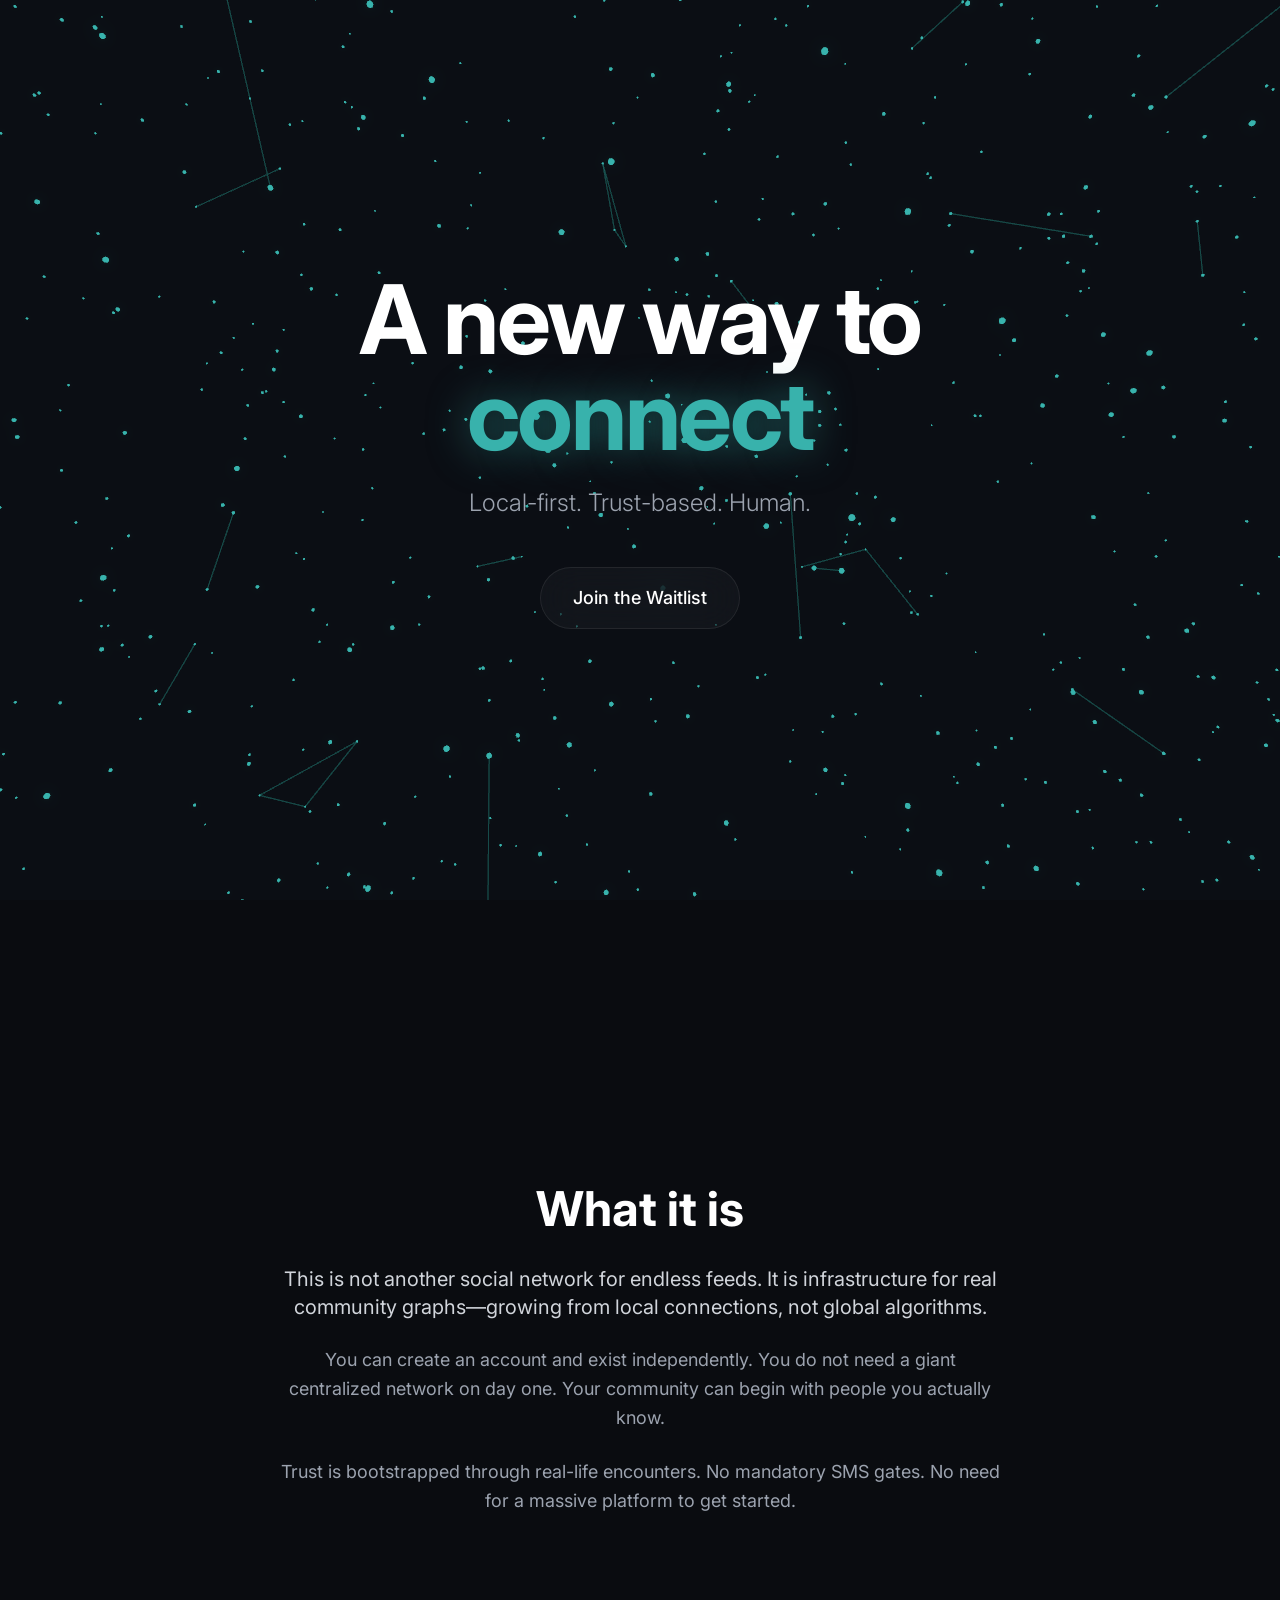
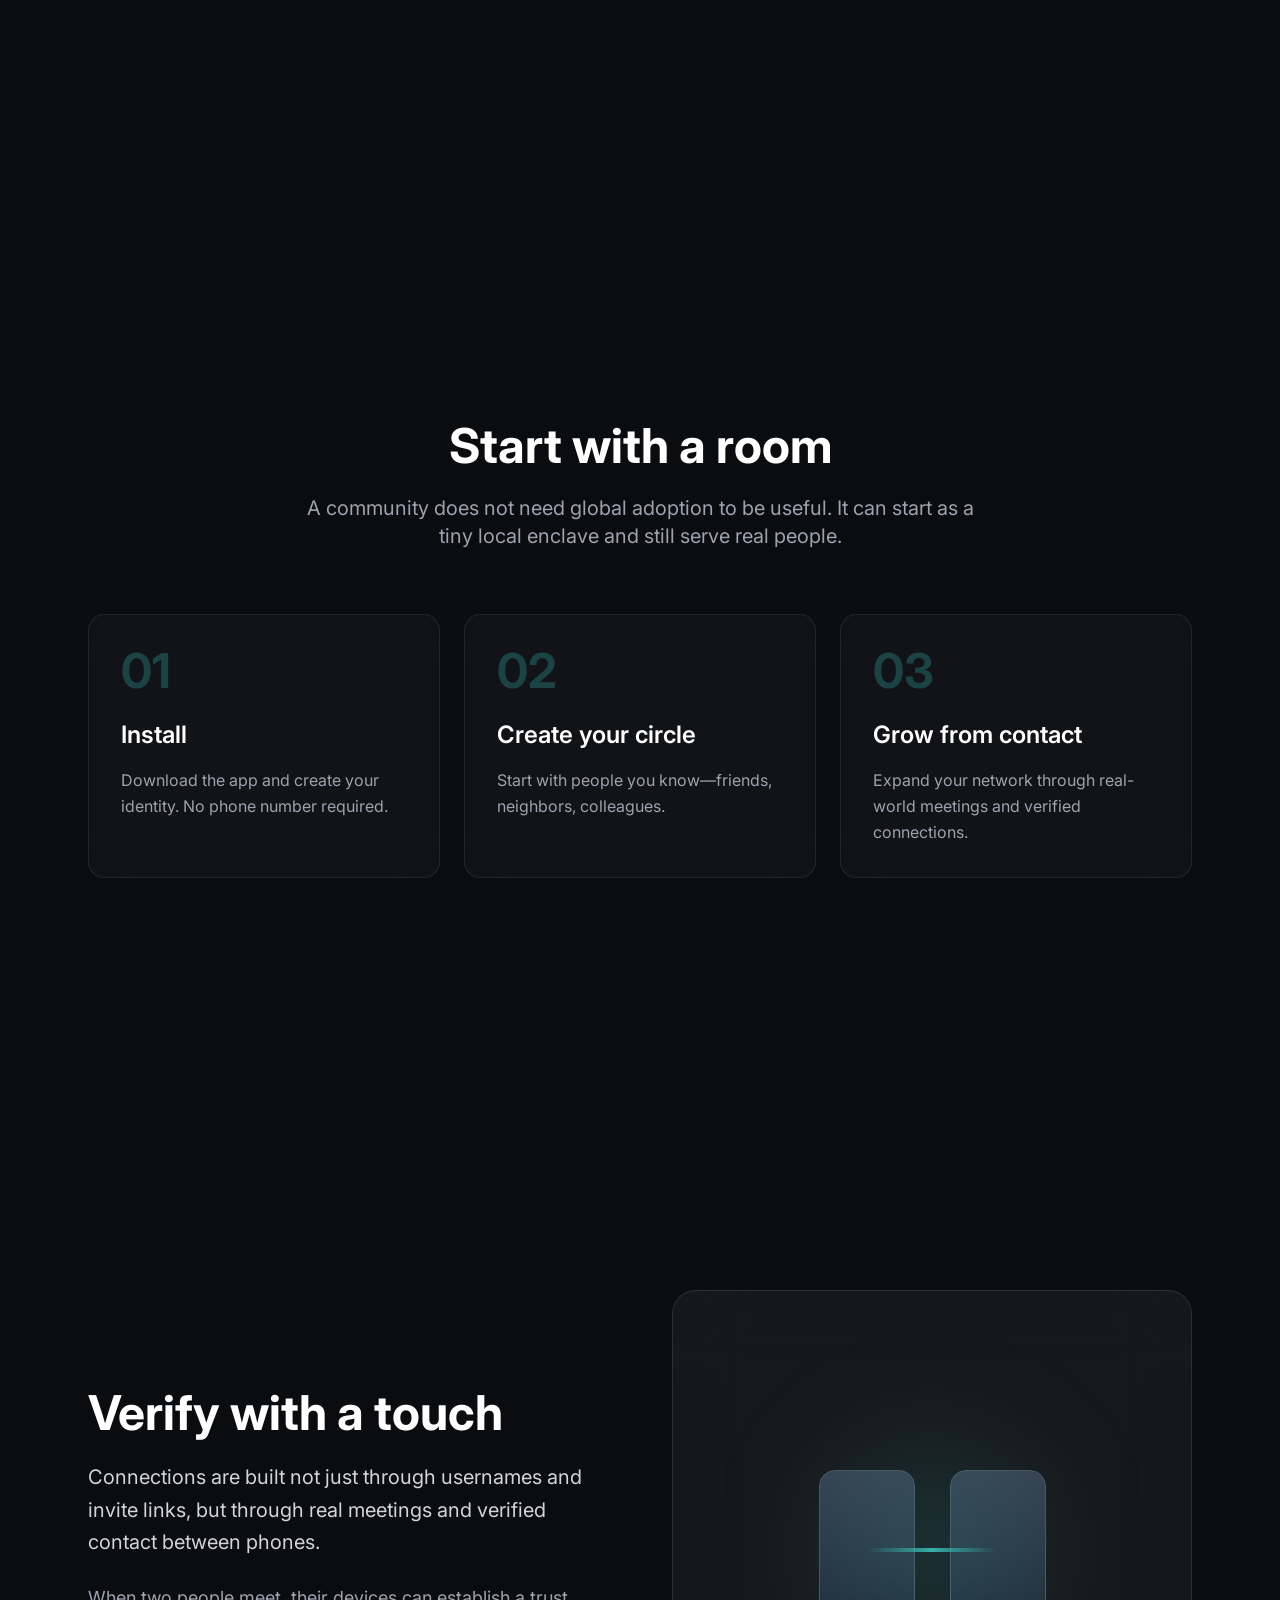
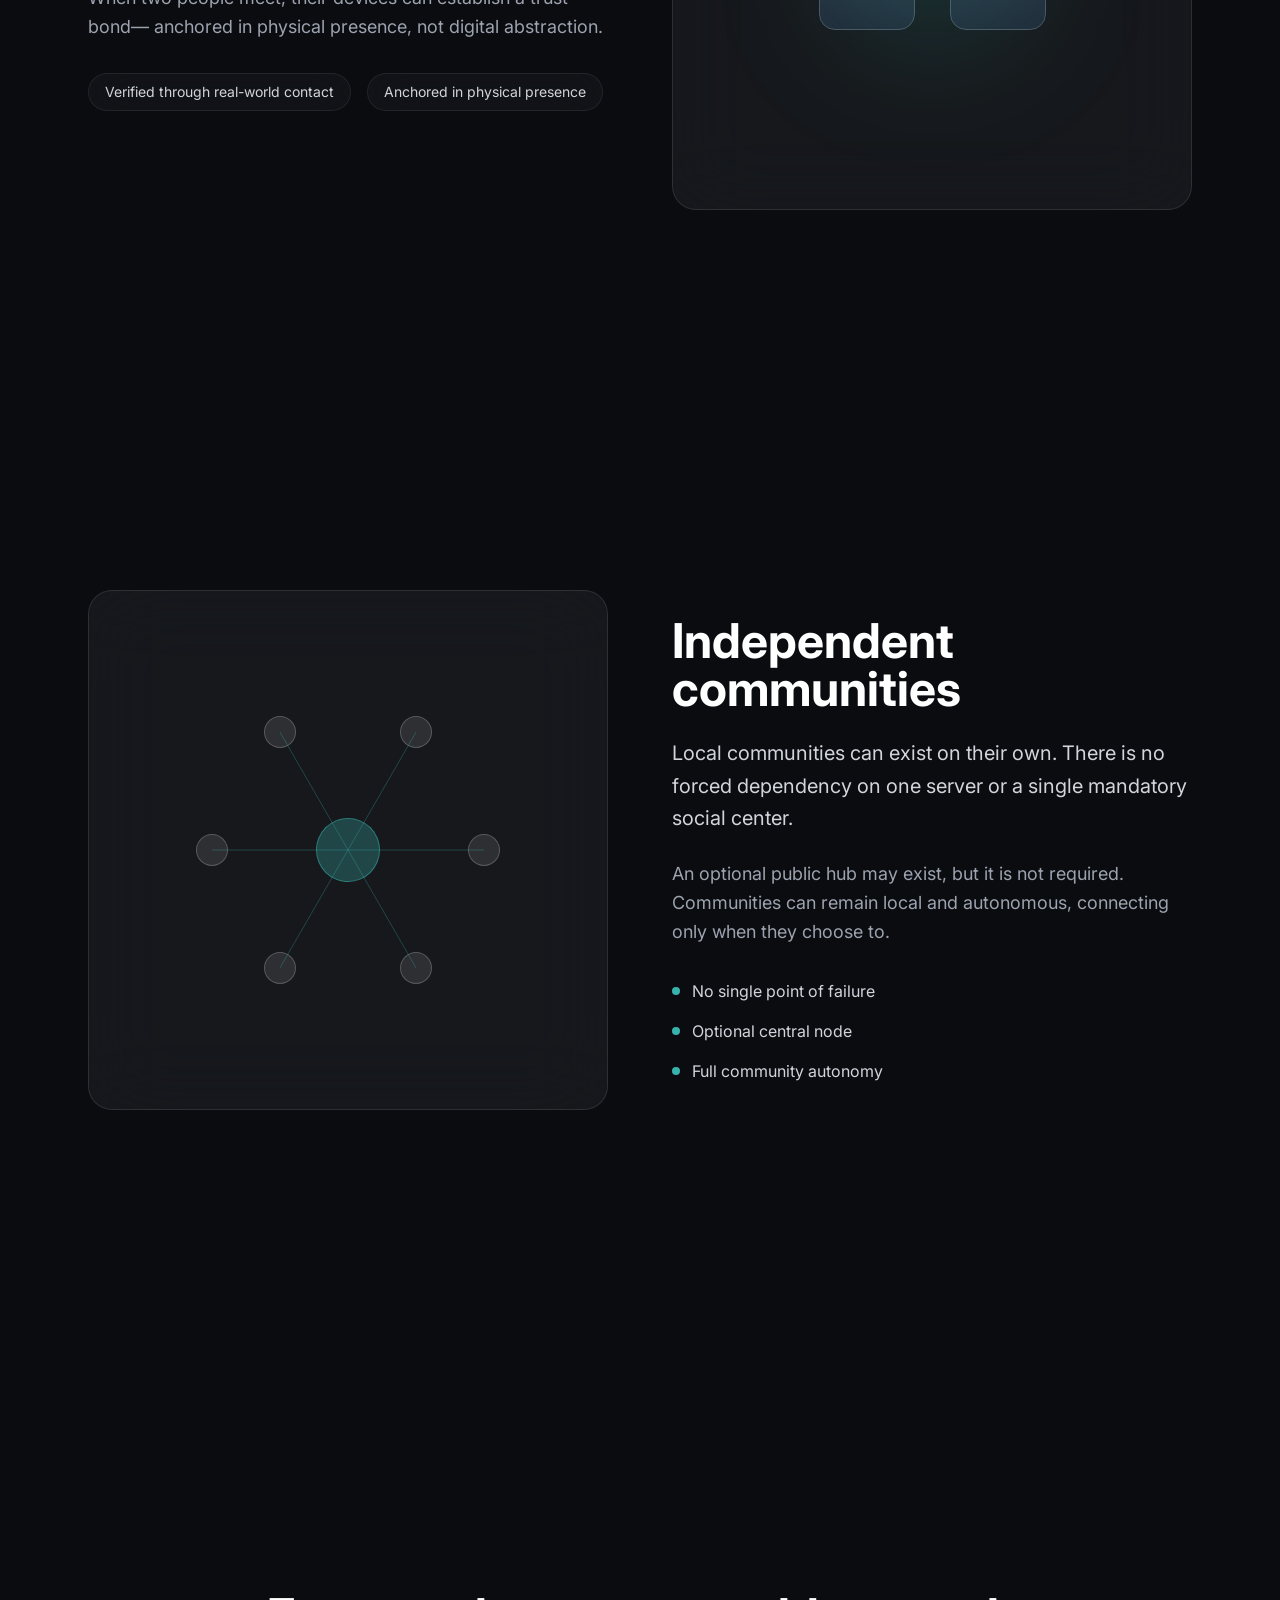
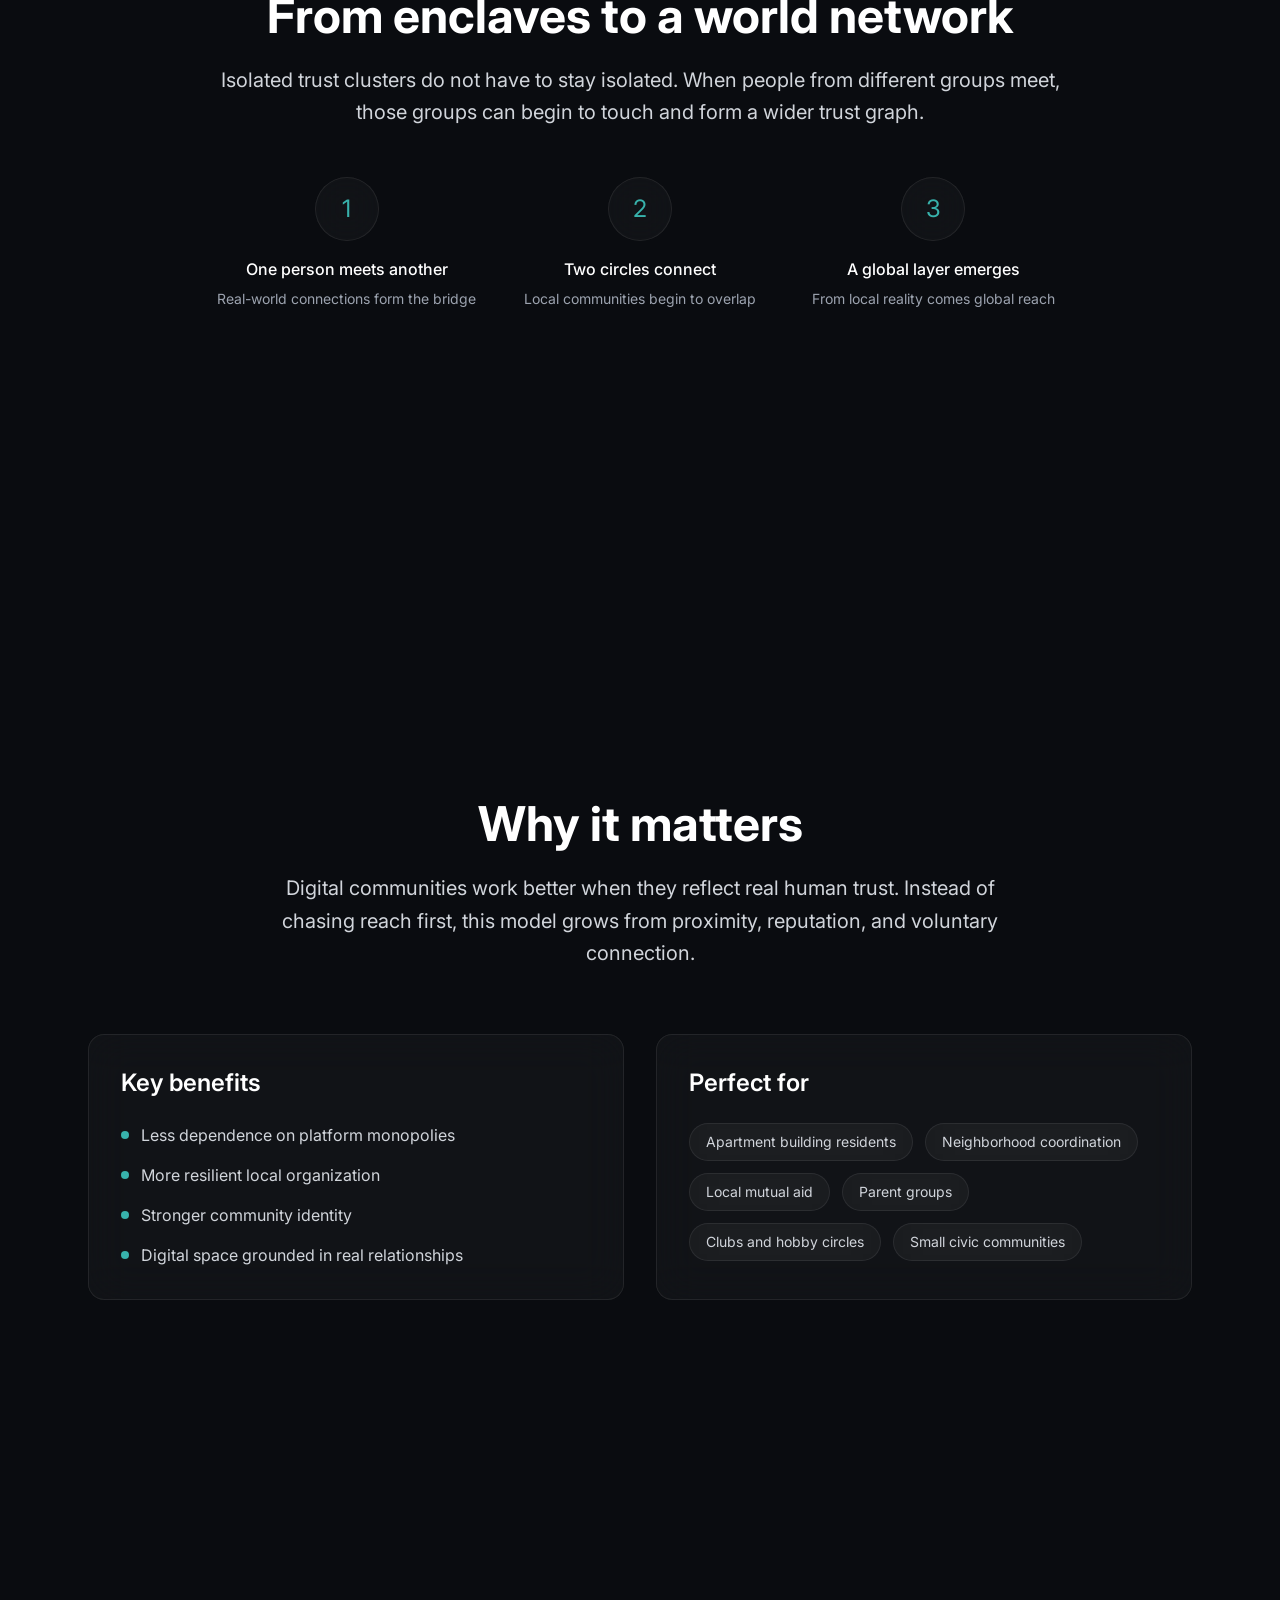
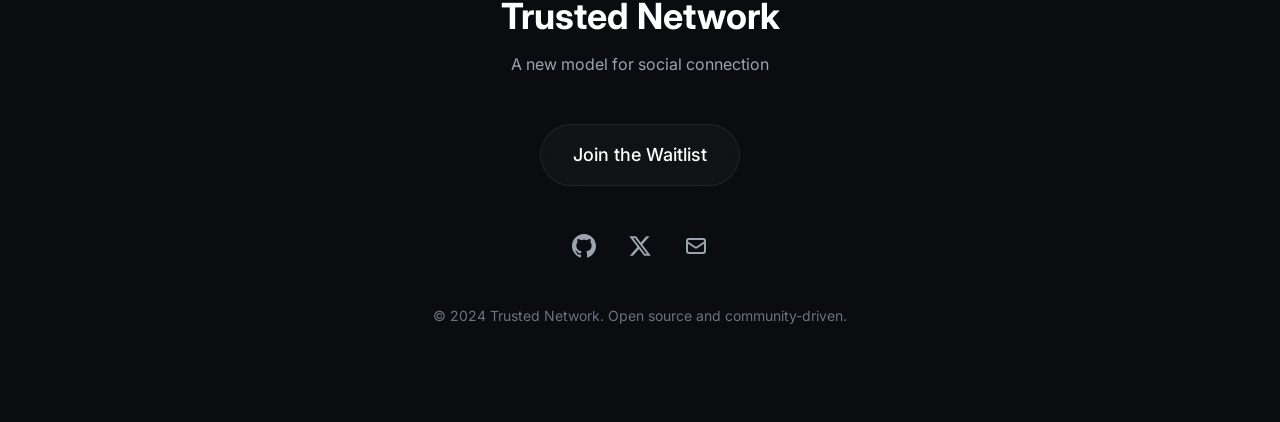
<file: drafts/Kimi_Agent_Deployment_v1/index.html>
<!doctype html>
<html lang="en">
  <head>
    <meta charset="UTF-8" />
    <meta name="viewport" content="width=device-width, initial-scale=1.0" />
    <title>Trusted Network</title>
    <script type="module" crossorigin src="./assets/index-BSzShMfc.js"></script>
    <link rel="stylesheet" crossorigin href="./assets/index-BgygYG0g.css">
  </head>
  <body>
    <div id="root"></div>
  </body>
</html>
</file>
<file: drafts/Kimi_Agent_Deployment_v1/assets/index-BgygYG0g.css>
@import"https://fonts.googleapis.com/css2?family=Inter:wght@300;400;500;600;700&display=swap";*,:before,:after{--tw-border-spacing-x: 0;--tw-border-spacing-y: 0;--tw-translate-x: 0;--tw-translate-y: 0;--tw-rotate: 0;--tw-skew-x: 0;--tw-skew-y: 0;--tw-scale-x: 1;--tw-scale-y: 1;--tw-pan-x: ;--tw-pan-y: ;--tw-pinch-zoom: ;--tw-scroll-snap-strictness: proximity;--tw-gradient-from-position: ;--tw-gradient-via-position: ;--tw-gradient-to-position: ;--tw-ordinal: ;--tw-slashed-zero: ;--tw-numeric-figure: ;--tw-numeric-spacing: ;--tw-numeric-fraction: ;--tw-ring-inset: ;--tw-ring-offset-width: 0px;--tw-ring-offset-color: #fff;--tw-ring-color: rgb(59 130 246 / .5);--tw-ring-offset-shadow: 0 0 #0000;--tw-ring-shadow: 0 0 #0000;--tw-shadow: 0 0 #0000;--tw-shadow-colored: 0 0 #0000;--tw-blur: ;--tw-brightness: ;--tw-contrast: ;--tw-grayscale: ;--tw-hue-rotate: ;--tw-invert: ;--tw-saturate: ;--tw-sepia: ;--tw-drop-shadow: ;--tw-backdrop-blur: ;--tw-backdrop-brightness: ;--tw-backdrop-contrast: ;--tw-backdrop-grayscale: ;--tw-backdrop-hue-rotate: ;--tw-backdrop-invert: ;--tw-backdrop-opacity: ;--tw-backdrop-saturate: ;--tw-backdrop-sepia: ;--tw-contain-size: ;--tw-contain-layout: ;--tw-contain-paint: ;--tw-contain-style: }::backdrop{--tw-border-spacing-x: 0;--tw-border-spacing-y: 0;--tw-translate-x: 0;--tw-translate-y: 0;--tw-rotate: 0;--tw-skew-x: 0;--tw-skew-y: 0;--tw-scale-x: 1;--tw-scale-y: 1;--tw-pan-x: ;--tw-pan-y: ;--tw-pinch-zoom: ;--tw-scroll-snap-strictness: proximity;--tw-gradient-from-position: ;--tw-gradient-via-position: ;--tw-gradient-to-position: ;--tw-ordinal: ;--tw-slashed-zero: ;--tw-numeric-figure: ;--tw-numeric-spacing: ;--tw-numeric-fraction: ;--tw-ring-inset: ;--tw-ring-offset-width: 0px;--tw-ring-offset-color: #fff;--tw-ring-color: rgb(59 130 246 / .5);--tw-ring-offset-shadow: 0 0 #0000;--tw-ring-shadow: 0 0 #0000;--tw-shadow: 0 0 #0000;--tw-shadow-colored: 0 0 #0000;--tw-blur: ;--tw-brightness: ;--tw-contrast: ;--tw-grayscale: ;--tw-hue-rotate: ;--tw-invert: ;--tw-saturate: ;--tw-sepia: ;--tw-drop-shadow: ;--tw-backdrop-blur: ;--tw-backdrop-brightness: ;--tw-backdrop-contrast: ;--tw-backdrop-grayscale: ;--tw-backdrop-hue-rotate: ;--tw-backdrop-invert: ;--tw-backdrop-opacity: ;--tw-backdrop-saturate: ;--tw-backdrop-sepia: ;--tw-contain-size: ;--tw-contain-layout: ;--tw-contain-paint: ;--tw-contain-style: }*,:before,:after{box-sizing:border-box;border-width:0;border-style:solid;border-color:#e5e7eb}:before,:after{--tw-content: ""}html,:host{line-height:1.5;-webkit-text-size-adjust:100%;-moz-tab-size:4;-o-tab-size:4;tab-size:4;font-family:ui-sans-serif,system-ui,sans-serif,"Apple Color Emoji","Segoe UI Emoji",Segoe UI Symbol,"Noto Color Emoji";font-feature-settings:normal;font-variation-settings:normal;-webkit-tap-highlight-color:transparent}body{margin:0;line-height:inherit}hr{height:0;color:inherit;border-top-width:1px}abbr:where([title]){-webkit-text-decoration:underline dotted;text-decoration:underline dotted}h1,h2,h3,h4,h5,h6{font-size:inherit;font-weight:inherit}a{color:inherit;text-decoration:inherit}b,strong{font-weight:bolder}code,kbd,samp,pre{font-family:ui-monospace,SFMono-Regular,Menlo,Monaco,Consolas,Liberation Mono,Courier New,monospace;font-feature-settings:normal;font-variation-settings:normal;font-size:1em}small{font-size:80%}sub,sup{font-size:75%;line-height:0;position:relative;vertical-align:baseline}sub{bottom:-.25em}sup{top:-.5em}table{text-indent:0;border-color:inherit;border-collapse:collapse}button,input,optgroup,select,textarea{font-family:inherit;font-feature-settings:inherit;font-variation-settings:inherit;font-size:100%;font-weight:inherit;line-height:inherit;letter-spacing:inherit;color:inherit;margin:0;padding:0}button,select{text-transform:none}button,input:where([type=button]),input:where([type=reset]),input:where([type=submit]){-webkit-appearance:button;background-color:transparent;background-image:none}:-moz-focusring{outline:auto}:-moz-ui-invalid{box-shadow:none}progress{vertical-align:baseline}::-webkit-inner-spin-button,::-webkit-outer-spin-button{height:auto}[type=search]{-webkit-appearance:textfield;outline-offset:-2px}::-webkit-search-decoration{-webkit-appearance:none}::-webkit-file-upload-button{-webkit-appearance:button;font:inherit}summary{display:list-item}blockquote,dl,dd,h1,h2,h3,h4,h5,h6,hr,figure,p,pre{margin:0}fieldset{margin:0;padding:0}legend{padding:0}ol,ul,menu{list-style:none;margin:0;padding:0}dialog{padding:0}textarea{resize:vertical}input::-moz-placeholder,textarea::-moz-placeholder{opacity:1;color:#9ca3af}input::placeholder,textarea::placeholder{opacity:1;color:#9ca3af}button,[role=button]{cursor:pointer}:disabled{cursor:default}img,svg,video,canvas,audio,iframe,embed,object{display:block;vertical-align:middle}img,video{max-width:100%;height:auto}[hidden]:where(:not([hidden=until-found])){display:none}:root{--background: 220 25% 5%;--foreground: 0 0% 100%;--card: 220 25% 7%;--card-foreground: 0 0% 100%;--popover: 220 25% 7%;--popover-foreground: 0 0% 100%;--primary: 174 60% 45%;--primary-foreground: 0 0% 100%;--secondary: 220 15% 15%;--secondary-foreground: 0 0% 100%;--muted: 220 15% 20%;--muted-foreground: 215 20% 65%;--accent: 174 60% 45%;--accent-foreground: 0 0% 100%;--destructive: 0 84.2% 60.2%;--destructive-foreground: 0 0% 98%;--border: 220 15% 20%;--input: 220 15% 20%;--ring: 174 60% 45%;--radius: .625rem}*{border-color:hsl(var(--border))}html{scroll-behavior:smooth}body{background-color:hsl(var(--background));color:hsl(var(--foreground));-webkit-font-smoothing:antialiased;-moz-osx-font-smoothing:grayscale;font-family:Inter,system-ui,-apple-system,sans-serif;overflow-x:hidden}.sr-only{position:absolute;width:1px;height:1px;padding:0;margin:-1px;overflow:hidden;clip:rect(0,0,0,0);white-space:nowrap;border-width:0}.pointer-events-none{pointer-events:none}.visible{visibility:visible}.invisible{visibility:hidden}.fixed{position:fixed}.absolute{position:absolute}.relative{position:relative}.inset-0{inset:0}.inset-x-0{left:0;right:0}.inset-y-0{top:0;bottom:0}.-bottom-12{bottom:-3rem}.-left-12{left:-3rem}.-right-12{right:-3rem}.-top-12{top:-3rem}.bottom-0{bottom:0}.left-0{left:0}.left-1\/2{left:50%}.left-1\/4{left:25%}.left-2{left:.5rem}.left-\[50\%\]{left:50%}.right-0{right:0}.right-1{right:.25rem}.right-1\/4{right:25%}.right-2{right:.5rem}.right-3{right:.75rem}.right-4{right:1rem}.top-0{top:0}.top-1\.5{top:.375rem}.top-1\/2{top:50%}.top-3\.5{top:.875rem}.top-4{top:1rem}.top-\[1px\]{top:1px}.top-\[50\%\]{top:50%}.top-\[60\%\]{top:60%}.top-full{top:100%}.isolate{isolation:isolate}.z-10{z-index:10}.z-20{z-index:20}.z-50{z-index:50}.z-\[1\]{z-index:1}.order-1{order:1}.order-2{order:2}.order-first{order:-9999}.order-last{order:9999}.col-start-2{grid-column-start:2}.row-span-2{grid-row:span 2 / span 2}.row-start-1{grid-row-start:1}.\!m-0{margin:0!important}.-mx-1{margin-left:-.25rem;margin-right:-.25rem}.-my-2{margin-top:-.5rem;margin-bottom:-.5rem}.mx-2{margin-left:.5rem;margin-right:.5rem}.mx-3\.5{margin-left:.875rem;margin-right:.875rem}.mx-auto{margin-left:auto;margin-right:auto}.my-0{margin-top:0;margin-bottom:0}.my-0\.5{margin-top:.125rem;margin-bottom:.125rem}.my-1{margin-top:.25rem;margin-bottom:.25rem}.-ml-4{margin-left:-1rem}.-mt-4{margin-top:-1rem}.mb-12{margin-bottom:3rem}.mb-16{margin-bottom:4rem}.mb-2{margin-bottom:.5rem}.mb-3{margin-bottom:.75rem}.mb-4{margin-bottom:1rem}.mb-6{margin-bottom:1.5rem}.mb-8{margin-bottom:2rem}.ml-1{margin-left:.25rem}.ml-4{margin-left:1rem}.ml-auto{margin-left:auto}.mt-1\.5{margin-top:.375rem}.mt-12{margin-top:3rem}.mt-2{margin-top:.5rem}.mt-4{margin-top:1rem}.mt-6{margin-top:1.5rem}.mt-8{margin-top:2rem}.mt-auto{margin-top:auto}.line-clamp-1{overflow:hidden;display:-webkit-box;-webkit-box-orient:vertical;-webkit-line-clamp:1}.line-clamp-2{overflow:hidden;display:-webkit-box;-webkit-box-orient:vertical;-webkit-line-clamp:2}.block{display:block}.flex{display:flex}.inline-flex{display:inline-flex}.table{display:table}.table-caption{display:table-caption}.table-cell{display:table-cell}.table-row{display:table-row}.grid{display:grid}.hidden{display:none}.aspect-square{aspect-ratio:1 / 1}.aspect-video{aspect-ratio:16 / 9}.size-10{width:2.5rem;height:2.5rem}.size-2{width:.5rem;height:.5rem}.size-2\.5{width:.625rem;height:.625rem}.size-3{width:.75rem;height:.75rem}.size-3\.5{width:.875rem;height:.875rem}.size-4{width:1rem;height:1rem}.size-6{width:1.5rem;height:1.5rem}.size-7{width:1.75rem;height:1.75rem}.size-8{width:2rem;height:2rem}.size-9{width:2.25rem;height:2.25rem}.size-auto{width:auto;height:auto}.size-full{width:100%;height:100%}.h-1{height:.25rem}.h-1\.5{height:.375rem}.h-10{height:2.5rem}.h-12{height:3rem}.h-16{height:4rem}.h-2{height:.5rem}.h-2\.5{height:.625rem}.h-4{height:1rem}.h-40{height:10rem}.h-48{height:12rem}.h-5{height:1.25rem}.h-6{height:1.5rem}.h-7{height:1.75rem}.h-8{height:2rem}.h-9{height:2.25rem}.h-\[1\.15rem\]{height:1.15rem}.h-\[calc\(100\%-1px\)\]{height:calc(100% - 1px)}.h-\[var\(--radix-navigation-menu-viewport-height\)\]{height:var(--radix-navigation-menu-viewport-height)}.h-\[var\(--radix-select-trigger-height\)\]{height:var(--radix-select-trigger-height)}.h-auto{height:auto}.h-full{height:100%}.h-px{height:1px}.h-svh{height:100svh}.max-h-\[300px\]{max-height:300px}.min-h-0{min-height:0px}.min-h-16{min-height:4rem}.min-h-4{min-height:1rem}.min-h-screen{min-height:100vh}.min-h-svh{min-height:100svh}.w-0{width:0px}.w-1{width:.25rem}.w-16{width:4rem}.w-2{width:.5rem}.w-2\.5{width:.625rem}.w-24{width:6rem}.w-3{width:.75rem}.w-3\/4{width:75%}.w-32{width:8rem}.w-4{width:1rem}.w-48{width:12rem}.w-5{width:1.25rem}.w-6{width:1.5rem}.w-64{width:16rem}.w-72{width:18rem}.w-8{width:2rem}.w-9{width:2.25rem}.w-\[100px\]{width:100px}.w-auto{width:auto}.w-fit{width:-moz-fit-content;width:fit-content}.w-full{width:100%}.w-max{width:-moz-max-content;width:max-content}.w-px{width:1px}.min-w-0{min-width:0px}.min-w-10{min-width:2.5rem}.min-w-5{min-width:1.25rem}.min-w-8{min-width:2rem}.min-w-9{min-width:2.25rem}.min-w-\[12rem\]{min-width:12rem}.min-w-\[8rem\]{min-width:8rem}.min-w-\[var\(--radix-select-trigger-width\)\]{min-width:var(--radix-select-trigger-width)}.max-w-2xl{max-width:42rem}.max-w-3xl{max-width:48rem}.max-w-4xl{max-width:56rem}.max-w-6xl{max-width:72rem}.max-w-\[calc\(100\%-2rem\)\]{max-width:calc(100% - 2rem)}.max-w-max{max-width:-moz-max-content;max-width:max-content}.max-w-sm{max-width:24rem}.flex-1{flex:1 1 0%}.shrink-0{flex-shrink:0}.grow{flex-grow:1}.grow-0{flex-grow:0}.basis-full{flex-basis:100%}.caption-bottom{caption-side:bottom}.border-collapse{border-collapse:collapse}.-translate-x-1\/2{--tw-translate-x: -50%;transform:translate(var(--tw-translate-x),var(--tw-translate-y)) rotate(var(--tw-rotate)) skew(var(--tw-skew-x)) skewY(var(--tw-skew-y)) scaleX(var(--tw-scale-x)) scaleY(var(--tw-scale-y))}.-translate-x-px{--tw-translate-x: -1px;transform:translate(var(--tw-translate-x),var(--tw-translate-y)) rotate(var(--tw-rotate)) skew(var(--tw-skew-x)) skewY(var(--tw-skew-y)) scaleX(var(--tw-scale-x)) scaleY(var(--tw-scale-y))}.-translate-y-1\/2{--tw-translate-y: -50%;transform:translate(var(--tw-translate-x),var(--tw-translate-y)) rotate(var(--tw-rotate)) skew(var(--tw-skew-x)) skewY(var(--tw-skew-y)) scaleX(var(--tw-scale-x)) scaleY(var(--tw-scale-y))}.translate-x-\[-50\%\]{--tw-translate-x: -50%;transform:translate(var(--tw-translate-x),var(--tw-translate-y)) rotate(var(--tw-rotate)) skew(var(--tw-skew-x)) skewY(var(--tw-skew-y)) scaleX(var(--tw-scale-x)) scaleY(var(--tw-scale-y))}.translate-x-px{--tw-translate-x: 1px;transform:translate(var(--tw-translate-x),var(--tw-translate-y)) rotate(var(--tw-rotate)) skew(var(--tw-skew-x)) skewY(var(--tw-skew-y)) scaleX(var(--tw-scale-x)) scaleY(var(--tw-scale-y))}.translate-y-0\.5{--tw-translate-y: .125rem;transform:translate(var(--tw-translate-x),var(--tw-translate-y)) rotate(var(--tw-rotate)) skew(var(--tw-skew-x)) skewY(var(--tw-skew-y)) scaleX(var(--tw-scale-x)) scaleY(var(--tw-scale-y))}.translate-y-\[-50\%\]{--tw-translate-y: -50%;transform:translate(var(--tw-translate-x),var(--tw-translate-y)) rotate(var(--tw-rotate)) skew(var(--tw-skew-x)) skewY(var(--tw-skew-y)) scaleX(var(--tw-scale-x)) scaleY(var(--tw-scale-y))}.translate-y-\[calc\(-50\%_-_2px\)\]{--tw-translate-y: calc(-50% - 2px) ;transform:translate(var(--tw-translate-x),var(--tw-translate-y)) rotate(var(--tw-rotate)) skew(var(--tw-skew-x)) skewY(var(--tw-skew-y)) scaleX(var(--tw-scale-x)) scaleY(var(--tw-scale-y))}.rotate-45{--tw-rotate: 45deg;transform:translate(var(--tw-translate-x),var(--tw-translate-y)) rotate(var(--tw-rotate)) skew(var(--tw-skew-x)) skewY(var(--tw-skew-y)) scaleX(var(--tw-scale-x)) scaleY(var(--tw-scale-y))}.rotate-90{--tw-rotate: 90deg;transform:translate(var(--tw-translate-x),var(--tw-translate-y)) rotate(var(--tw-rotate)) skew(var(--tw-skew-x)) skewY(var(--tw-skew-y)) scaleX(var(--tw-scale-x)) scaleY(var(--tw-scale-y))}.transform{transform:translate(var(--tw-translate-x),var(--tw-translate-y)) rotate(var(--tw-rotate)) skew(var(--tw-skew-x)) skewY(var(--tw-skew-y)) scaleX(var(--tw-scale-x)) scaleY(var(--tw-scale-y))}@keyframes caret-blink{0%,70%,to{opacity:1}20%,50%{opacity:0}}.animate-caret-blink{animation:caret-blink 1.25s ease-out infinite}@keyframes pulse{50%{opacity:.5}}.animate-pulse{animation:pulse 2s cubic-bezier(.4,0,.6,1) infinite}@keyframes spin{to{transform:rotate(360deg)}}.animate-spin{animation:spin 1s linear infinite}.cursor-default{cursor:default}.cursor-text{cursor:text}.touch-none{touch-action:none}.select-none{-webkit-user-select:none;-moz-user-select:none;user-select:none}.resize-none{resize:none}.scroll-my-1{scroll-margin-top:.25rem;scroll-margin-bottom:.25rem}.scroll-py-1{scroll-padding-top:.25rem;scroll-padding-bottom:.25rem}.list-disc{list-style-type:disc}.list-none{list-style-type:none}.auto-rows-min{grid-auto-rows:min-content}.grid-cols-\[0_1fr\]{grid-template-columns:0 1fr}.grid-rows-\[auto_auto\]{grid-template-rows:auto auto}.flex-row{flex-direction:row}.flex-col{flex-direction:column}.flex-col-reverse{flex-direction:column-reverse}.flex-wrap{flex-wrap:wrap}.place-content-center{place-content:center}.items-start{align-items:flex-start}.items-end{align-items:flex-end}.items-center{align-items:center}.items-stretch{align-items:stretch}.justify-start{justify-content:flex-start}.justify-center{justify-content:center}.justify-between{justify-content:space-between}.justify-items-start{justify-items:start}.gap-0\.5{gap:.125rem}.gap-1{gap:.25rem}.gap-1\.5{gap:.375rem}.gap-16{gap:4rem}.gap-2{gap:.5rem}.gap-2\.5{gap:.625rem}.gap-3{gap:.75rem}.gap-4{gap:1rem}.gap-6{gap:1.5rem}.gap-7{gap:1.75rem}.gap-8{gap:2rem}.gap-\[--spacing\(var\(--gap\)\)\]{gap:var(--spacing(var(--gap)))}.gap-y-0\.5{row-gap:.125rem}.space-y-4>:not([hidden])~:not([hidden]){--tw-space-y-reverse: 0;margin-top:calc(1rem * calc(1 - var(--tw-space-y-reverse)));margin-bottom:calc(1rem * var(--tw-space-y-reverse))}.self-start{align-self:flex-start}.self-stretch{align-self:stretch}.justify-self-end{justify-self:end}.overflow-auto{overflow:auto}.overflow-hidden{overflow:hidden}.overflow-x-auto{overflow-x:auto}.overflow-y-auto{overflow-y:auto}.overflow-x-hidden{overflow-x:hidden}.whitespace-nowrap{white-space:nowrap}.text-balance{text-wrap:balance}.break-words{overflow-wrap:break-word}.rounded-2xl{border-radius:1rem}.rounded-3xl{border-radius:1.5rem}.rounded-\[2px\]{border-radius:2px}.rounded-\[4px\]{border-radius:4px}.rounded-\[calc\(var\(--radius\)-5px\)\]{border-radius:calc(var(--radius) - 5px)}.rounded-\[inherit\]{border-radius:inherit}.rounded-full{border-radius:9999px}.rounded-lg{border-radius:var(--radius)}.rounded-md{border-radius:calc(var(--radius) - 2px)}.rounded-none{border-radius:0}.rounded-sm{border-radius:calc(var(--radius) - 4px)}.rounded-xl{border-radius:calc(var(--radius) + 4px)}.rounded-xs{border-radius:calc(var(--radius) - 6px)}.rounded-l-md{border-top-left-radius:calc(var(--radius) - 2px);border-bottom-left-radius:calc(var(--radius) - 2px)}.rounded-r-md{border-top-right-radius:calc(var(--radius) - 2px);border-bottom-right-radius:calc(var(--radius) - 2px)}.rounded-tl-sm{border-top-left-radius:calc(var(--radius) - 4px)}.border{border-width:1px}.border-0{border-width:0px}.border-\[1\.5px\]{border-width:1.5px}.border-y{border-top-width:1px;border-bottom-width:1px}.border-b{border-bottom-width:1px}.border-l{border-left-width:1px}.border-r{border-right-width:1px}.border-t{border-top-width:1px}.border-dashed{border-style:dashed}.border-\[\#38B2AC\]\/50{border-color:#38b2ac80}.border-border{border-color:hsl(var(--border))}.border-border\/50{border-color:hsl(var(--border) / .5)}.border-gray-600{--tw-border-opacity: 1;border-color:rgb(75 85 99 / var(--tw-border-opacity, 1))}.border-input{border-color:hsl(var(--input))}.border-primary{border-color:hsl(var(--primary))}.border-sidebar-border{border-color:hsl(var(--sidebar-border))}.border-transparent{border-color:transparent}.border-white\/20{border-color:#fff3}.border-l-transparent{border-left-color:transparent}.border-t-transparent{border-top-color:transparent}.bg-\[\#38B2AC\]{--tw-bg-opacity: 1;background-color:rgb(56 178 172 / var(--tw-bg-opacity, 1))}.bg-\[\#38B2AC\]\/20{background-color:#38b2ac33}.bg-\[\#38B2AC\]\/30{background-color:#38b2ac4d}.bg-accent{background-color:hsl(var(--accent))}.bg-background{background-color:hsl(var(--background))}.bg-black\/50{background-color:#00000080}.bg-border{background-color:hsl(var(--border))}.bg-card{background-color:hsl(var(--card))}.bg-destructive{--tw-bg-opacity: 1;background-color:hsl(var(--destructive) / var(--tw-bg-opacity, 1))}.bg-foreground{background-color:hsl(var(--foreground))}.bg-input{background-color:hsl(var(--input))}.bg-muted{background-color:hsl(var(--muted))}.bg-muted\/50{background-color:hsl(var(--muted) / .5)}.bg-popover{background-color:hsl(var(--popover))}.bg-primary{background-color:hsl(var(--primary))}.bg-primary\/20{background-color:hsl(var(--primary) / .2)}.bg-secondary{background-color:hsl(var(--secondary))}.bg-sidebar{background-color:hsl(var(--sidebar-background))}.bg-sidebar-border{background-color:hsl(var(--sidebar-border))}.bg-transparent{background-color:transparent}.bg-white{--tw-bg-opacity: 1;background-color:rgb(255 255 255 / var(--tw-bg-opacity, 1))}.bg-white\/10{background-color:#ffffff1a}.bg-gradient-to-b{background-image:linear-gradient(to bottom,var(--tw-gradient-stops))}.bg-gradient-to-r{background-image:linear-gradient(to right,var(--tw-gradient-stops))}.from-gray-700{--tw-gradient-from: #374151 var(--tw-gradient-from-position);--tw-gradient-to: rgb(55 65 81 / 0) var(--tw-gradient-to-position);--tw-gradient-stops: var(--tw-gradient-from), var(--tw-gradient-to)}.from-transparent{--tw-gradient-from: transparent var(--tw-gradient-from-position);--tw-gradient-to: rgb(0 0 0 / 0) var(--tw-gradient-to-position);--tw-gradient-stops: var(--tw-gradient-from), var(--tw-gradient-to)}.via-\[\#38B2AC\]{--tw-gradient-to: rgb(56 178 172 / 0) var(--tw-gradient-to-position);--tw-gradient-stops: var(--tw-gradient-from), #38B2AC var(--tw-gradient-via-position), var(--tw-gradient-to)}.to-gray-800{--tw-gradient-to: #1f2937 var(--tw-gradient-to-position)}.to-transparent{--tw-gradient-to: transparent var(--tw-gradient-to-position)}.fill-current{fill:currentColor}.fill-foreground{fill:hsl(var(--foreground))}.fill-primary{fill:hsl(var(--primary))}.p-0{padding:0}.p-1{padding:.25rem}.p-2{padding:.5rem}.p-3{padding:.75rem}.p-4{padding:1rem}.p-6{padding:1.5rem}.p-8{padding:2rem}.p-\[3px\]{padding:3px}.p-px{padding:1px}.px-1{padding-left:.25rem;padding-right:.25rem}.px-1\.5{padding-left:.375rem;padding-right:.375rem}.px-2{padding-left:.5rem;padding-right:.5rem}.px-2\.5{padding-left:.625rem;padding-right:.625rem}.px-3{padding-left:.75rem;padding-right:.75rem}.px-4{padding-left:1rem;padding-right:1rem}.px-6{padding-left:1.5rem;padding-right:1.5rem}.px-8{padding-left:2rem;padding-right:2rem}.py-0\.5{padding-top:.125rem;padding-bottom:.125rem}.py-1{padding-top:.25rem;padding-bottom:.25rem}.py-1\.5{padding-top:.375rem;padding-bottom:.375rem}.py-2{padding-top:.5rem;padding-bottom:.5rem}.py-24{padding-top:6rem;padding-bottom:6rem}.py-3{padding-top:.75rem;padding-bottom:.75rem}.py-4{padding-top:1rem;padding-bottom:1rem}.py-6{padding-top:1.5rem;padding-bottom:1.5rem}.pb-3{padding-bottom:.75rem}.pb-4{padding-bottom:1rem}.pl-2{padding-left:.5rem}.pl-3{padding-left:.75rem}.pl-4{padding-left:1rem}.pl-8{padding-left:2rem}.pr-1{padding-right:.25rem}.pr-2{padding-right:.5rem}.pr-2\.5{padding-right:.625rem}.pr-3{padding-right:.75rem}.pr-8{padding-right:2rem}.pt-0{padding-top:0}.pt-3{padding-top:.75rem}.pt-4{padding-top:1rem}.text-left{text-align:left}.text-center{text-align:center}.align-middle{vertical-align:middle}.font-mono{font-family:ui-monospace,SFMono-Regular,Menlo,Monaco,Consolas,Liberation Mono,Courier New,monospace}.font-sans{font-family:ui-sans-serif,system-ui,sans-serif,"Apple Color Emoji","Segoe UI Emoji",Segoe UI Symbol,"Noto Color Emoji"}.text-2xl{font-size:1.5rem;line-height:2rem}.text-3xl{font-size:1.875rem;line-height:2.25rem}.text-4xl{font-size:2.25rem;line-height:2.5rem}.text-5xl{font-size:3rem;line-height:1}.text-\[0\.8rem\]{font-size:.8rem}.text-base{font-size:1rem;line-height:1.5rem}.text-lg{font-size:1.125rem;line-height:1.75rem}.text-sm{font-size:.875rem;line-height:1.25rem}.text-sm\/relaxed{font-size:.875rem;line-height:1.625}.text-xl{font-size:1.25rem;line-height:1.75rem}.text-xs{font-size:.75rem;line-height:1rem}.font-bold{font-weight:700}.font-light{font-weight:300}.font-medium{font-weight:500}.font-normal{font-weight:400}.font-semibold{font-weight:600}.tabular-nums{--tw-numeric-spacing: tabular-nums;font-variant-numeric:var(--tw-ordinal) var(--tw-slashed-zero) var(--tw-numeric-figure) var(--tw-numeric-spacing) var(--tw-numeric-fraction)}.leading-none{line-height:1}.leading-normal{line-height:1.5}.leading-relaxed{line-height:1.625}.leading-snug{line-height:1.375}.tracking-tight{letter-spacing:-.025em}.tracking-widest{letter-spacing:.1em}.text-\[\#38B2AC\]{--tw-text-opacity: 1;color:rgb(56 178 172 / var(--tw-text-opacity, 1))}.text-\[\#38B2AC\]\/30{color:#38b2ac4d}.text-accent-foreground{color:hsl(var(--accent-foreground))}.text-background{color:hsl(var(--background))}.text-card-foreground{color:hsl(var(--card-foreground))}.text-current{color:currentColor}.text-destructive{--tw-text-opacity: 1;color:hsl(var(--destructive) / var(--tw-text-opacity, 1))}.text-foreground{color:hsl(var(--foreground))}.text-gray-300{--tw-text-opacity: 1;color:rgb(209 213 219 / var(--tw-text-opacity, 1))}.text-gray-400{--tw-text-opacity: 1;color:rgb(156 163 175 / var(--tw-text-opacity, 1))}.text-gray-500{--tw-text-opacity: 1;color:rgb(107 114 128 / var(--tw-text-opacity, 1))}.text-muted-foreground{color:hsl(var(--muted-foreground))}.text-popover-foreground{color:hsl(var(--popover-foreground))}.text-primary{color:hsl(var(--primary))}.text-primary-foreground{color:hsl(var(--primary-foreground))}.text-secondary-foreground{color:hsl(var(--secondary-foreground))}.text-sidebar-foreground{color:hsl(var(--sidebar-foreground))}.text-sidebar-foreground\/70{color:hsl(var(--sidebar-foreground) / .7)}.text-white{--tw-text-opacity: 1;color:rgb(255 255 255 / var(--tw-text-opacity, 1))}.underline-offset-4{text-underline-offset:4px}.opacity-0{opacity:0}.opacity-50{opacity:.5}.opacity-70{opacity:.7}.shadow{--tw-shadow: 0 1px 3px 0 rgb(0 0 0 / .1), 0 1px 2px -1px rgb(0 0 0 / .1);--tw-shadow-colored: 0 1px 3px 0 var(--tw-shadow-color), 0 1px 2px -1px var(--tw-shadow-color);box-shadow:var(--tw-ring-offset-shadow, 0 0 #0000),var(--tw-ring-shadow, 0 0 #0000),var(--tw-shadow)}.shadow-\[0_0_0_1px_hsl\(var\(--sidebar-border\)\)\]{--tw-shadow: 0 0 0 1px hsl(var(--sidebar-border));--tw-shadow-colored: 0 0 0 1px var(--tw-shadow-color);box-shadow:var(--tw-ring-offset-shadow, 0 0 #0000),var(--tw-ring-shadow, 0 0 #0000),var(--tw-shadow)}.shadow-lg{--tw-shadow: 0 10px 15px -3px rgb(0 0 0 / .1), 0 4px 6px -4px rgb(0 0 0 / .1);--tw-shadow-colored: 0 10px 15px -3px var(--tw-shadow-color), 0 4px 6px -4px var(--tw-shadow-color);box-shadow:var(--tw-ring-offset-shadow, 0 0 #0000),var(--tw-ring-shadow, 0 0 #0000),var(--tw-shadow)}.shadow-md{--tw-shadow: 0 4px 6px -1px rgb(0 0 0 / .1), 0 2px 4px -2px rgb(0 0 0 / .1);--tw-shadow-colored: 0 4px 6px -1px var(--tw-shadow-color), 0 2px 4px -2px var(--tw-shadow-color);box-shadow:var(--tw-ring-offset-shadow, 0 0 #0000),var(--tw-ring-shadow, 0 0 #0000),var(--tw-shadow)}.shadow-none{--tw-shadow: 0 0 #0000;--tw-shadow-colored: 0 0 #0000;box-shadow:var(--tw-ring-offset-shadow, 0 0 #0000),var(--tw-ring-shadow, 0 0 #0000),var(--tw-shadow)}.shadow-sm{--tw-shadow: 0 1px 2px 0 rgb(0 0 0 / .05);--tw-shadow-colored: 0 1px 2px 0 var(--tw-shadow-color);box-shadow:var(--tw-ring-offset-shadow, 0 0 #0000),var(--tw-ring-shadow, 0 0 #0000),var(--tw-shadow)}.shadow-xl{--tw-shadow: 0 20px 25px -5px rgb(0 0 0 / .1), 0 8px 10px -6px rgb(0 0 0 / .1);--tw-shadow-colored: 0 20px 25px -5px var(--tw-shadow-color), 0 8px 10px -6px var(--tw-shadow-color);box-shadow:var(--tw-ring-offset-shadow, 0 0 #0000),var(--tw-ring-shadow, 0 0 #0000),var(--tw-shadow)}.shadow-xs{--tw-shadow: 0 1px 2px 0 rgb(0 0 0 / .05);--tw-shadow-colored: 0 1px 2px 0 var(--tw-shadow-color);box-shadow:var(--tw-ring-offset-shadow, 0 0 #0000),var(--tw-ring-shadow, 0 0 #0000),var(--tw-shadow)}.outline-none{outline:2px solid transparent;outline-offset:2px}.outline{outline-style:solid}.ring-0{--tw-ring-offset-shadow: var(--tw-ring-inset) 0 0 0 var(--tw-ring-offset-width) var(--tw-ring-offset-color);--tw-ring-shadow: var(--tw-ring-inset) 0 0 0 calc(0px + var(--tw-ring-offset-width)) var(--tw-ring-color);box-shadow:var(--tw-ring-offset-shadow),var(--tw-ring-shadow),var(--tw-shadow, 0 0 #0000)}.ring-ring\/50{--tw-ring-color: hsl(var(--ring) / .5)}.ring-sidebar-ring{--tw-ring-color: hsl(var(--sidebar-ring))}.ring-offset-background{--tw-ring-offset-color: hsl(var(--background))}.blur-3xl{--tw-blur: blur(64px);filter:var(--tw-blur) var(--tw-brightness) var(--tw-contrast) var(--tw-grayscale) var(--tw-hue-rotate) var(--tw-invert) var(--tw-saturate) var(--tw-sepia) var(--tw-drop-shadow)}.filter{filter:var(--tw-blur) var(--tw-brightness) var(--tw-contrast) var(--tw-grayscale) var(--tw-hue-rotate) var(--tw-invert) var(--tw-saturate) var(--tw-sepia) var(--tw-drop-shadow)}.transition{transition-property:color,background-color,border-color,text-decoration-color,fill,stroke,opacity,box-shadow,transform,filter,backdrop-filter;transition-timing-function:cubic-bezier(.4,0,.2,1);transition-duration:.15s}.transition-\[color\,box-shadow\]{transition-property:color,box-shadow;transition-timing-function:cubic-bezier(.4,0,.2,1);transition-duration:.15s}.transition-\[left\,right\,width\]{transition-property:left,right,width;transition-timing-function:cubic-bezier(.4,0,.2,1);transition-duration:.15s}.transition-\[margin\,opacity\]{transition-property:margin,opacity;transition-timing-function:cubic-bezier(.4,0,.2,1);transition-duration:.15s}.transition-\[width\,height\,padding\]{transition-property:width,height,padding;transition-timing-function:cubic-bezier(.4,0,.2,1);transition-duration:.15s}.transition-\[width\]{transition-property:width;transition-timing-function:cubic-bezier(.4,0,.2,1);transition-duration:.15s}.transition-all{transition-property:all;transition-timing-function:cubic-bezier(.4,0,.2,1);transition-duration:.15s}.transition-colors{transition-property:color,background-color,border-color,text-decoration-color,fill,stroke;transition-timing-function:cubic-bezier(.4,0,.2,1);transition-duration:.15s}.transition-none{transition-property:none}.transition-opacity{transition-property:opacity;transition-timing-function:cubic-bezier(.4,0,.2,1);transition-duration:.15s}.transition-shadow{transition-property:box-shadow;transition-timing-function:cubic-bezier(.4,0,.2,1);transition-duration:.15s}.transition-transform{transition-property:transform;transition-timing-function:cubic-bezier(.4,0,.2,1);transition-duration:.15s}.duration-100{transition-duration:.1s}.duration-1000{transition-duration:1s}.duration-200{transition-duration:.2s}.duration-300{transition-duration:.3s}.ease-in-out{transition-timing-function:cubic-bezier(.4,0,.2,1)}.ease-linear{transition-timing-function:linear}@keyframes enter{0%{opacity:var(--tw-enter-opacity, 1);transform:translate3d(var(--tw-enter-translate-x, 0),var(--tw-enter-translate-y, 0),0) scale3d(var(--tw-enter-scale, 1),var(--tw-enter-scale, 1),var(--tw-enter-scale, 1)) rotate(var(--tw-enter-rotate, 0))}}@keyframes exit{to{opacity:var(--tw-exit-opacity, 1);transform:translate3d(var(--tw-exit-translate-x, 0),var(--tw-exit-translate-y, 0),0) scale3d(var(--tw-exit-scale, 1),var(--tw-exit-scale, 1),var(--tw-exit-scale, 1)) rotate(var(--tw-exit-rotate, 0))}}.animate-in{animation-name:enter;animation-duration:.15s;--tw-enter-opacity: initial;--tw-enter-scale: initial;--tw-enter-rotate: initial;--tw-enter-translate-x: initial;--tw-enter-translate-y: initial}.fade-in-0{--tw-enter-opacity: 0}.zoom-in-95{--tw-enter-scale: .95}.duration-100{animation-duration:.1s}.duration-1000{animation-duration:1s}.duration-200{animation-duration:.2s}.duration-300{animation-duration:.3s}.ease-in-out{animation-timing-function:cubic-bezier(.4,0,.2,1)}.ease-linear{animation-timing-function:linear}.\[--cell-size\:--spacing\(8\)\]{--cell-size: var(--spacing(8))}::-webkit-scrollbar{width:6px}::-webkit-scrollbar-track{background:#0b0e14}::-webkit-scrollbar-thumb{background:#38b2ac4d;border-radius:3px}::-webkit-scrollbar-thumb:hover{background:#38b2ac80}.glass{background:#ffffff08;backdrop-filter:blur(20px);-webkit-backdrop-filter:blur(20px);border:1px solid rgba(255,255,255,.08)}.glass-strong{background:#ffffff0d;backdrop-filter:blur(40px);-webkit-backdrop-filter:blur(40px);border:1px solid rgba(255,255,255,.1)}.glow-teal{box-shadow:0 0 40px #38b2ac4d}.text-glow{text-shadow:0 0 40px rgba(56,178,172,.5)}.transition-smooth{transition:all .6s cubic-bezier(.16,1,.3,1)}.canvas-container{position:fixed;top:0;left:0;width:100%;height:100%;z-index:0;pointer-events:none}.section-content{position:relative;z-index:10}@media(prefers-reduced-motion:reduce){*,*:before,*:after{animation-duration:.01ms!important;animation-iteration-count:1!important;transition-duration:.01ms!important}}.selection\:bg-primary *::-moz-selection{background-color:hsl(var(--primary))}.selection\:bg-primary *::selection{background-color:hsl(var(--primary))}.selection\:text-primary-foreground *::-moz-selection{color:hsl(var(--primary-foreground))}.selection\:text-primary-foreground *::selection{color:hsl(var(--primary-foreground))}.selection\:bg-primary::-moz-selection{background-color:hsl(var(--primary))}.selection\:bg-primary::selection{background-color:hsl(var(--primary))}.selection\:text-primary-foreground::-moz-selection{color:hsl(var(--primary-foreground))}.selection\:text-primary-foreground::selection{color:hsl(var(--primary-foreground))}.file\:inline-flex::file-selector-button{display:inline-flex}.file\:h-7::file-selector-button{height:1.75rem}.file\:border-0::file-selector-button{border-width:0px}.file\:bg-transparent::file-selector-button{background-color:transparent}.file\:text-sm::file-selector-button{font-size:.875rem;line-height:1.25rem}.file\:font-medium::file-selector-button{font-weight:500}.file\:text-foreground::file-selector-button{color:hsl(var(--foreground))}.placeholder\:text-muted-foreground::-moz-placeholder{color:hsl(var(--muted-foreground))}.placeholder\:text-muted-foreground::placeholder{color:hsl(var(--muted-foreground))}.after\:absolute:after{content:var(--tw-content);position:absolute}.after\:-inset-2:after{content:var(--tw-content);inset:-.5rem}.after\:inset-y-0:after{content:var(--tw-content);top:0;bottom:0}.after\:left-1\/2:after{content:var(--tw-content);left:50%}.after\:w-1:after{content:var(--tw-content);width:.25rem}.after\:w-\[2px\]:after{content:var(--tw-content);width:2px}.after\:-translate-x-1\/2:after{content:var(--tw-content);--tw-translate-x: -50%;transform:translate(var(--tw-translate-x),var(--tw-translate-y)) rotate(var(--tw-rotate)) skew(var(--tw-skew-x)) skewY(var(--tw-skew-y)) scaleX(var(--tw-scale-x)) scaleY(var(--tw-scale-y))}.first\:rounded-l-md:first-child{border-top-left-radius:calc(var(--radius) - 2px);border-bottom-left-radius:calc(var(--radius) - 2px)}.first\:border-l:first-child{border-left-width:1px}.last\:mt-0:last-child{margin-top:0}.last\:rounded-r-md:last-child{border-top-right-radius:calc(var(--radius) - 2px);border-bottom-right-radius:calc(var(--radius) - 2px)}.last\:border-b-0:last-child{border-bottom-width:0px}.hover\:bg-accent:hover{background-color:hsl(var(--accent))}.hover\:bg-destructive\/90:hover{background-color:hsl(var(--destructive) / .9)}.hover\:bg-muted:hover{background-color:hsl(var(--muted))}.hover\:bg-muted\/50:hover{background-color:hsl(var(--muted) / .5)}.hover\:bg-primary\/90:hover{background-color:hsl(var(--primary) / .9)}.hover\:bg-secondary\/80:hover{background-color:hsl(var(--secondary) / .8)}.hover\:bg-sidebar-accent:hover{background-color:hsl(var(--sidebar-accent))}.hover\:bg-white\/10:hover{background-color:#ffffff1a}.hover\:bg-white\/5:hover{background-color:#ffffff0d}.hover\:text-accent-foreground:hover{color:hsl(var(--accent-foreground))}.hover\:text-foreground:hover{color:hsl(var(--foreground))}.hover\:text-muted-foreground:hover{color:hsl(var(--muted-foreground))}.hover\:text-sidebar-accent-foreground:hover{color:hsl(var(--sidebar-accent-foreground))}.hover\:text-white:hover{--tw-text-opacity: 1;color:rgb(255 255 255 / var(--tw-text-opacity, 1))}.hover\:underline:hover{text-decoration-line:underline}.hover\:opacity-100:hover{opacity:1}.hover\:shadow-\[0_0_0_1px_hsl\(var\(--sidebar-accent\)\)\]:hover{--tw-shadow: 0 0 0 1px hsl(var(--sidebar-accent));--tw-shadow-colored: 0 0 0 1px var(--tw-shadow-color);box-shadow:var(--tw-ring-offset-shadow, 0 0 #0000),var(--tw-ring-shadow, 0 0 #0000),var(--tw-shadow)}.hover\:ring-4:hover{--tw-ring-offset-shadow: var(--tw-ring-inset) 0 0 0 var(--tw-ring-offset-width) var(--tw-ring-offset-color);--tw-ring-shadow: var(--tw-ring-inset) 0 0 0 calc(4px + var(--tw-ring-offset-width)) var(--tw-ring-color);box-shadow:var(--tw-ring-offset-shadow),var(--tw-ring-shadow),var(--tw-shadow, 0 0 #0000)}.hover\:after\:bg-sidebar-border:hover:after{content:var(--tw-content);background-color:hsl(var(--sidebar-border))}.focus\:z-10:focus{z-index:10}.focus\:bg-accent:focus{background-color:hsl(var(--accent))}.focus\:text-accent-foreground:focus{color:hsl(var(--accent-foreground))}.focus\:ring-2:focus{--tw-ring-offset-shadow: var(--tw-ring-inset) 0 0 0 var(--tw-ring-offset-width) var(--tw-ring-offset-color);--tw-ring-shadow: var(--tw-ring-inset) 0 0 0 calc(2px + var(--tw-ring-offset-width)) var(--tw-ring-color);box-shadow:var(--tw-ring-offset-shadow),var(--tw-ring-shadow),var(--tw-shadow, 0 0 #0000)}.focus\:ring-ring:focus{--tw-ring-color: hsl(var(--ring))}.focus\:ring-offset-2:focus{--tw-ring-offset-width: 2px}.focus-visible\:z-10:focus-visible{z-index:10}.focus-visible\:border-ring:focus-visible{border-color:hsl(var(--ring))}.focus-visible\:outline-1:focus-visible{outline-width:1px}.focus-visible\:outline-ring:focus-visible{outline-color:hsl(var(--ring))}.focus-visible\:ring-0:focus-visible{--tw-ring-offset-shadow: var(--tw-ring-inset) 0 0 0 var(--tw-ring-offset-width) var(--tw-ring-offset-color);--tw-ring-shadow: var(--tw-ring-inset) 0 0 0 calc(0px + var(--tw-ring-offset-width)) var(--tw-ring-color);box-shadow:var(--tw-ring-offset-shadow),var(--tw-ring-shadow),var(--tw-shadow, 0 0 #0000)}.focus-visible\:ring-1:focus-visible{--tw-ring-offset-shadow: var(--tw-ring-inset) 0 0 0 var(--tw-ring-offset-width) var(--tw-ring-offset-color);--tw-ring-shadow: var(--tw-ring-inset) 0 0 0 calc(1px + var(--tw-ring-offset-width)) var(--tw-ring-color);box-shadow:var(--tw-ring-offset-shadow),var(--tw-ring-shadow),var(--tw-shadow, 0 0 #0000)}.focus-visible\:ring-2:focus-visible{--tw-ring-offset-shadow: var(--tw-ring-inset) 0 0 0 var(--tw-ring-offset-width) var(--tw-ring-offset-color);--tw-ring-shadow: var(--tw-ring-inset) 0 0 0 calc(2px + var(--tw-ring-offset-width)) var(--tw-ring-color);box-shadow:var(--tw-ring-offset-shadow),var(--tw-ring-shadow),var(--tw-shadow, 0 0 #0000)}.focus-visible\:ring-4:focus-visible{--tw-ring-offset-shadow: var(--tw-ring-inset) 0 0 0 var(--tw-ring-offset-width) var(--tw-ring-offset-color);--tw-ring-shadow: var(--tw-ring-inset) 0 0 0 calc(4px + var(--tw-ring-offset-width)) var(--tw-ring-color);box-shadow:var(--tw-ring-offset-shadow),var(--tw-ring-shadow),var(--tw-shadow, 0 0 #0000)}.focus-visible\:ring-\[3px\]:focus-visible{--tw-ring-offset-shadow: var(--tw-ring-inset) 0 0 0 var(--tw-ring-offset-width) var(--tw-ring-offset-color);--tw-ring-shadow: var(--tw-ring-inset) 0 0 0 calc(3px + var(--tw-ring-offset-width)) var(--tw-ring-color);box-shadow:var(--tw-ring-offset-shadow),var(--tw-ring-shadow),var(--tw-shadow, 0 0 #0000)}.focus-visible\:ring-destructive\/20:focus-visible{--tw-ring-color: hsl(var(--destructive) / .2)}.focus-visible\:ring-ring:focus-visible{--tw-ring-color: hsl(var(--ring))}.focus-visible\:ring-ring\/50:focus-visible{--tw-ring-color: hsl(var(--ring) / .5)}.focus-visible\:ring-offset-1:focus-visible{--tw-ring-offset-width: 1px}.active\:bg-sidebar-accent:active{background-color:hsl(var(--sidebar-accent))}.active\:text-sidebar-accent-foreground:active{color:hsl(var(--sidebar-accent-foreground))}.disabled\:pointer-events-none:disabled{pointer-events:none}.disabled\:cursor-not-allowed:disabled{cursor:not-allowed}.disabled\:opacity-50:disabled{opacity:.5}.group\/menu-item:focus-within .group-focus-within\/menu-item\:opacity-100{opacity:1}.group:hover .group-hover\:text-\[\#38B2AC\]\/50{color:#38b2ac80}.group\/menu-item:hover .group-hover\/menu-item\:opacity-100,.group:hover .group-hover\:opacity-100{opacity:1}.peer\/menu-button:hover~.peer-hover\/menu-button\:text-sidebar-accent-foreground{color:hsl(var(--sidebar-accent-foreground))}.peer:disabled~.peer-disabled\:cursor-not-allowed{cursor:not-allowed}.peer:disabled~.peer-disabled\:opacity-50{opacity:.5}.has-\[\>button\]\:ml-\[-0\.45rem\]:has(>button){margin-left:-.45rem}.has-\[\>button\]\:mr-\[-0\.45rem\]:has(>button){margin-right:-.45rem}.has-\[\>kbd\]\:ml-\[-0\.35rem\]:has(>kbd){margin-left:-.35rem}.has-\[\>kbd\]\:mr-\[-0\.35rem\]:has(>kbd){margin-right:-.35rem}.has-\[\>\[data-align\=block-end\]\]\:h-auto:has(>[data-align=block-end]){height:auto}.has-\[\>\[data-align\=block-start\]\]\:h-auto:has(>[data-align=block-start]){height:auto}.has-\[\>textarea\]\:h-auto:has(>textarea){height:auto}.has-\[\>\[data-slot\=field\]\]\:w-full:has(>[data-slot=field]){width:100%}.has-\[\>svg\]\:grid-cols-\[calc\(var\(--spacing\)\*4\)_1fr\]:has(>svg){grid-template-columns:calc(var(--spacing) * 4) 1fr}.has-\[\>\[data-align\=block-end\]\]\:flex-col:has(>[data-align=block-end]){flex-direction:column}.has-\[\>\[data-align\=block-start\]\]\:flex-col:has(>[data-align=block-start]){flex-direction:column}.has-\[\>\[data-slot\=field\]\]\:flex-col:has(>[data-slot=field]){flex-direction:column}.has-\[\>\[data-slot\=field-content\]\]\:items-start:has(>[data-slot=field-content]){align-items:flex-start}.has-\[\>\[data-slot\=button-group\]\]\:gap-2:has(>[data-slot=button-group]){gap:.5rem}.has-\[\>\[data-slot\=checkbox-group\]\]\:gap-3:has(>[data-slot=checkbox-group]){gap:.75rem}.has-\[\>\[data-slot\=radio-group\]\]\:gap-3:has(>[data-slot=radio-group]){gap:.75rem}.has-\[\>svg\]\:gap-x-3:has(>svg){-moz-column-gap:.75rem;column-gap:.75rem}.has-\[\>\[data-slot\=field\]\]\:rounded-md:has(>[data-slot=field]){border-radius:calc(var(--radius) - 2px)}.has-\[\>\[data-slot\=field\]\]\:border:has(>[data-slot=field]){border-width:1px}.has-\[\[data-slot\=input-group-control\]\:focus-visible\]\:border-ring:has([data-slot=input-group-control]:focus-visible){border-color:hsl(var(--ring))}.has-\[\[data-slot\]\[aria-invalid\=true\]\]\:border-destructive:has([data-slot][aria-invalid=true]){--tw-border-opacity: 1;border-color:hsl(var(--destructive) / var(--tw-border-opacity, 1))}.has-\[\>svg\]\:p-0:has(>svg){padding:0}.has-\[\>svg\]\:px-2:has(>svg){padding-left:.5rem;padding-right:.5rem}.has-\[\>svg\]\:px-2\.5:has(>svg){padding-left:.625rem;padding-right:.625rem}.has-\[\>svg\]\:px-3:has(>svg){padding-left:.75rem;padding-right:.75rem}.has-\[\>svg\]\:px-4:has(>svg){padding-left:1rem;padding-right:1rem}.has-\[\[data-slot\=input-group-control\]\:focus-visible\]\:ring-\[3px\]:has([data-slot=input-group-control]:focus-visible){--tw-ring-offset-shadow: var(--tw-ring-inset) 0 0 0 var(--tw-ring-offset-width) var(--tw-ring-offset-color);--tw-ring-shadow: var(--tw-ring-inset) 0 0 0 calc(3px + var(--tw-ring-offset-width)) var(--tw-ring-color);box-shadow:var(--tw-ring-offset-shadow),var(--tw-ring-shadow),var(--tw-shadow, 0 0 #0000)}.has-\[\[data-slot\=input-group-control\]\:focus-visible\]\:ring-ring\/50:has([data-slot=input-group-control]:focus-visible){--tw-ring-color: hsl(var(--ring) / .5)}.has-\[\[data-slot\]\[aria-invalid\=true\]\]\:ring-destructive\/20:has([data-slot][aria-invalid=true]){--tw-ring-color: hsl(var(--destructive) / .2)}.group\/item:has([data-slot=item-description]) .group-has-\[\[data-slot\=item-description\]\]\/item\:translate-y-0\.5{--tw-translate-y: .125rem;transform:translate(var(--tw-translate-x),var(--tw-translate-y)) rotate(var(--tw-rotate)) skew(var(--tw-skew-x)) skewY(var(--tw-skew-y)) scaleX(var(--tw-scale-x)) scaleY(var(--tw-scale-y))}.group\/item:has([data-slot=item-description]) .group-has-\[\[data-slot\=item-description\]\]\/item\:self-start{align-self:flex-start}.group\/field:has([data-orientation=horizontal]) .group-has-\[\[data-orientation\=horizontal\]\]\/field\:text-balance{text-wrap:balance}.group\/input-group:has(>input) .group-has-\[\>input\]\/input-group\:pb-2\.5{padding-bottom:.625rem}.group\/input-group:has(>input) .group-has-\[\>input\]\/input-group\:pt-2\.5{padding-top:.625rem}.aria-disabled\:pointer-events-none[aria-disabled=true]{pointer-events:none}.aria-disabled\:opacity-50[aria-disabled=true]{opacity:.5}.aria-selected\:text-muted-foreground[aria-selected=true]{color:hsl(var(--muted-foreground))}.data-\[disabled\=true\]\:pointer-events-none[data-disabled=true],.data-\[disabled\]\:pointer-events-none[data-disabled]{pointer-events:none}.data-\[vaul-drawer-direction\=bottom\]\:inset-x-0[data-vaul-drawer-direction=bottom]{left:0;right:0}.data-\[vaul-drawer-direction\=left\]\:inset-y-0[data-vaul-drawer-direction=left],.data-\[vaul-drawer-direction\=right\]\:inset-y-0[data-vaul-drawer-direction=right]{top:0;bottom:0}.data-\[vaul-drawer-direction\=top\]\:inset-x-0[data-vaul-drawer-direction=top]{left:0;right:0}.data-\[vaul-drawer-direction\=bottom\]\:bottom-0[data-vaul-drawer-direction=bottom]{bottom:0}.data-\[vaul-drawer-direction\=left\]\:left-0[data-vaul-drawer-direction=left]{left:0}.data-\[vaul-drawer-direction\=right\]\:right-0[data-vaul-drawer-direction=right]{right:0}.data-\[vaul-drawer-direction\=top\]\:top-0[data-vaul-drawer-direction=top]{top:0}.data-\[active\=true\]\:z-10[data-active=true]{z-index:10}.data-\[vaul-drawer-direction\=bottom\]\:mt-24[data-vaul-drawer-direction=bottom]{margin-top:6rem}.data-\[vaul-drawer-direction\=top\]\:mb-24[data-vaul-drawer-direction=top]{margin-bottom:6rem}.data-\[orientation\=horizontal\]\:h-1\.5[data-orientation=horizontal]{height:.375rem}.data-\[orientation\=horizontal\]\:h-full[data-orientation=horizontal]{height:100%}.data-\[orientation\=horizontal\]\:h-px[data-orientation=horizontal]{height:1px}.data-\[orientation\=vertical\]\:h-auto[data-orientation=vertical]{height:auto}.data-\[orientation\=vertical\]\:h-full[data-orientation=vertical]{height:100%}.data-\[panel-group-direction\=vertical\]\:h-px[data-panel-group-direction=vertical]{height:1px}.data-\[size\=default\]\:h-9[data-size=default]{height:2.25rem}.data-\[size\=sm\]\:h-8[data-size=sm]{height:2rem}.data-\[vaul-drawer-direction\=bottom\]\:max-h-\[80vh\][data-vaul-drawer-direction=bottom],.data-\[vaul-drawer-direction\=top\]\:max-h-\[80vh\][data-vaul-drawer-direction=top]{max-height:80vh}.data-\[orientation\=vertical\]\:min-h-44[data-orientation=vertical]{min-height:11rem}.data-\[orientation\=horizontal\]\:w-full[data-orientation=horizontal]{width:100%}.data-\[orientation\=vertical\]\:w-1\.5[data-orientation=vertical]{width:.375rem}.data-\[orientation\=vertical\]\:w-auto[data-orientation=vertical]{width:auto}.data-\[orientation\=vertical\]\:w-full[data-orientation=vertical]{width:100%}.data-\[orientation\=vertical\]\:w-px[data-orientation=vertical]{width:1px}.data-\[panel-group-direction\=vertical\]\:w-full[data-panel-group-direction=vertical]{width:100%}.data-\[vaul-drawer-direction\=left\]\:w-3\/4[data-vaul-drawer-direction=left],.data-\[vaul-drawer-direction\=right\]\:w-3\/4[data-vaul-drawer-direction=right]{width:75%}.data-\[side\=bottom\]\:translate-y-1[data-side=bottom]{--tw-translate-y: .25rem;transform:translate(var(--tw-translate-x),var(--tw-translate-y)) rotate(var(--tw-rotate)) skew(var(--tw-skew-x)) skewY(var(--tw-skew-y)) scaleX(var(--tw-scale-x)) scaleY(var(--tw-scale-y))}.data-\[side\=left\]\:-translate-x-1[data-side=left]{--tw-translate-x: -.25rem;transform:translate(var(--tw-translate-x),var(--tw-translate-y)) rotate(var(--tw-rotate)) skew(var(--tw-skew-x)) skewY(var(--tw-skew-y)) scaleX(var(--tw-scale-x)) scaleY(var(--tw-scale-y))}.data-\[side\=right\]\:translate-x-1[data-side=right]{--tw-translate-x: .25rem;transform:translate(var(--tw-translate-x),var(--tw-translate-y)) rotate(var(--tw-rotate)) skew(var(--tw-skew-x)) skewY(var(--tw-skew-y)) scaleX(var(--tw-scale-x)) scaleY(var(--tw-scale-y))}.data-\[side\=top\]\:-translate-y-1[data-side=top]{--tw-translate-y: -.25rem;transform:translate(var(--tw-translate-x),var(--tw-translate-y)) rotate(var(--tw-rotate)) skew(var(--tw-skew-x)) skewY(var(--tw-skew-y)) scaleX(var(--tw-scale-x)) scaleY(var(--tw-scale-y))}.data-\[state\=checked\]\:translate-x-\[calc\(100\%-2px\)\][data-state=checked]{--tw-translate-x: calc(100% - 2px) ;transform:translate(var(--tw-translate-x),var(--tw-translate-y)) rotate(var(--tw-rotate)) skew(var(--tw-skew-x)) skewY(var(--tw-skew-y)) scaleX(var(--tw-scale-x)) scaleY(var(--tw-scale-y))}.data-\[state\=unchecked\]\:translate-x-0[data-state=unchecked]{--tw-translate-x: 0px;transform:translate(var(--tw-translate-x),var(--tw-translate-y)) rotate(var(--tw-rotate)) skew(var(--tw-skew-x)) skewY(var(--tw-skew-y)) scaleX(var(--tw-scale-x)) scaleY(var(--tw-scale-y))}@keyframes accordion-up{0%{height:var(--radix-accordion-content-height)}to{height:0}}.data-\[state\=closed\]\:animate-accordion-up[data-state=closed]{animation:accordion-up .2s ease-out}@keyframes accordion-down{0%{height:0}to{height:var(--radix-accordion-content-height)}}.data-\[state\=open\]\:animate-accordion-down[data-state=open]{animation:accordion-down .2s ease-out}.data-\[orientation\=vertical\]\:flex-col[data-orientation=vertical],.data-\[panel-group-direction\=vertical\]\:flex-col[data-panel-group-direction=vertical]{flex-direction:column}.data-\[slot\=checkbox-group\]\:gap-3[data-slot=checkbox-group]{gap:.75rem}.data-\[range-end\=true\]\:rounded-md[data-range-end=true]{border-radius:calc(var(--radius) - 2px)}.data-\[range-middle\=true\]\:rounded-none[data-range-middle=true]{border-radius:0}.data-\[range-start\=true\]\:rounded-md[data-range-start=true]{border-radius:calc(var(--radius) - 2px)}.data-\[selected\=true\]\:rounded-none[data-selected=true],.data-\[spacing\=0\]\:rounded-none[data-spacing="0"]{border-radius:0}.data-\[range-end\=true\]\:rounded-r-md[data-range-end=true]{border-top-right-radius:calc(var(--radius) - 2px);border-bottom-right-radius:calc(var(--radius) - 2px)}.data-\[range-start\=true\]\:rounded-l-md[data-range-start=true]{border-top-left-radius:calc(var(--radius) - 2px);border-bottom-left-radius:calc(var(--radius) - 2px)}.data-\[vaul-drawer-direction\=bottom\]\:rounded-t-lg[data-vaul-drawer-direction=bottom]{border-top-left-radius:var(--radius);border-top-right-radius:var(--radius)}.data-\[vaul-drawer-direction\=top\]\:rounded-b-lg[data-vaul-drawer-direction=top]{border-bottom-right-radius:var(--radius);border-bottom-left-radius:var(--radius)}.data-\[spacing\=0\]\:data-\[variant\=outline\]\:border-l-0[data-variant=outline][data-spacing="0"]{border-left-width:0px}.data-\[vaul-drawer-direction\=bottom\]\:border-t[data-vaul-drawer-direction=bottom]{border-top-width:1px}.data-\[vaul-drawer-direction\=left\]\:border-r[data-vaul-drawer-direction=left]{border-right-width:1px}.data-\[vaul-drawer-direction\=right\]\:border-l[data-vaul-drawer-direction=right]{border-left-width:1px}.data-\[vaul-drawer-direction\=top\]\:border-b[data-vaul-drawer-direction=top]{border-bottom-width:1px}.data-\[active\=true\]\:border-ring[data-active=true]{border-color:hsl(var(--ring))}.data-\[state\=checked\]\:border-primary[data-state=checked]{border-color:hsl(var(--primary))}.data-\[active\=true\]\:bg-accent\/50[data-active=true]{background-color:hsl(var(--accent) / .5)}.data-\[active\=true\]\:bg-sidebar-accent[data-active=true]{background-color:hsl(var(--sidebar-accent))}.data-\[range-end\=true\]\:bg-primary[data-range-end=true]{background-color:hsl(var(--primary))}.data-\[range-middle\=true\]\:bg-accent[data-range-middle=true]{background-color:hsl(var(--accent))}.data-\[range-start\=true\]\:bg-primary[data-range-start=true],.data-\[selected-single\=true\]\:bg-primary[data-selected-single=true]{background-color:hsl(var(--primary))}.data-\[selected\=true\]\:bg-accent[data-selected=true]{background-color:hsl(var(--accent))}.data-\[state\=active\]\:bg-background[data-state=active]{background-color:hsl(var(--background))}.data-\[state\=checked\]\:bg-primary[data-state=checked]{background-color:hsl(var(--primary))}.data-\[state\=on\]\:bg-accent[data-state=on],.data-\[state\=open\]\:bg-accent[data-state=open]{background-color:hsl(var(--accent))}.data-\[state\=open\]\:bg-accent\/50[data-state=open]{background-color:hsl(var(--accent) / .5)}.data-\[state\=open\]\:bg-secondary[data-state=open]{background-color:hsl(var(--secondary))}.data-\[state\=selected\]\:bg-muted[data-state=selected]{background-color:hsl(var(--muted))}.data-\[state\=unchecked\]\:bg-input[data-state=unchecked]{background-color:hsl(var(--input))}.data-\[inset\]\:pl-8[data-inset]{padding-left:2rem}.data-\[variant\=label\]\:text-sm[data-variant=label]{font-size:.875rem;line-height:1.25rem}.data-\[variant\=legend\]\:text-base[data-variant=legend]{font-size:1rem;line-height:1.5rem}.data-\[active\=true\]\:font-medium[data-active=true]{font-weight:500}.data-\[active\=true\]\:text-accent-foreground[data-active=true]{color:hsl(var(--accent-foreground))}.data-\[active\=true\]\:text-sidebar-accent-foreground[data-active=true]{color:hsl(var(--sidebar-accent-foreground))}.data-\[error\=true\]\:text-destructive[data-error=true],.data-\[invalid\=true\]\:text-destructive[data-invalid=true]{--tw-text-opacity: 1;color:hsl(var(--destructive) / var(--tw-text-opacity, 1))}.data-\[placeholder\]\:text-muted-foreground[data-placeholder]{color:hsl(var(--muted-foreground))}.data-\[range-end\=true\]\:text-primary-foreground[data-range-end=true]{color:hsl(var(--primary-foreground))}.data-\[range-middle\=true\]\:text-accent-foreground[data-range-middle=true]{color:hsl(var(--accent-foreground))}.data-\[range-start\=true\]\:text-primary-foreground[data-range-start=true],.data-\[selected-single\=true\]\:text-primary-foreground[data-selected-single=true]{color:hsl(var(--primary-foreground))}.data-\[selected\=true\]\:text-accent-foreground[data-selected=true]{color:hsl(var(--accent-foreground))}.data-\[state\=checked\]\:text-primary-foreground[data-state=checked]{color:hsl(var(--primary-foreground))}.data-\[state\=on\]\:text-accent-foreground[data-state=on],.data-\[state\=open\]\:text-accent-foreground[data-state=open]{color:hsl(var(--accent-foreground))}.data-\[state\=open\]\:text-muted-foreground[data-state=open]{color:hsl(var(--muted-foreground))}.data-\[variant\=destructive\]\:text-destructive[data-variant=destructive]{--tw-text-opacity: 1;color:hsl(var(--destructive) / var(--tw-text-opacity, 1))}.data-\[disabled\=true\]\:opacity-50[data-disabled=true],.data-\[disabled\]\:opacity-50[data-disabled]{opacity:.5}.data-\[state\=open\]\:opacity-100[data-state=open]{opacity:1}.data-\[spacing\=0\]\:shadow-none[data-spacing="0"]{--tw-shadow: 0 0 #0000;--tw-shadow-colored: 0 0 #0000;box-shadow:var(--tw-ring-offset-shadow, 0 0 #0000),var(--tw-ring-shadow, 0 0 #0000),var(--tw-shadow)}.data-\[spacing\=default\]\:data-\[variant\=outline\]\:shadow-xs[data-variant=outline][data-spacing=default],.data-\[state\=active\]\:shadow-sm[data-state=active]{--tw-shadow: 0 1px 2px 0 rgb(0 0 0 / .05);--tw-shadow-colored: 0 1px 2px 0 var(--tw-shadow-color);box-shadow:var(--tw-ring-offset-shadow, 0 0 #0000),var(--tw-ring-shadow, 0 0 #0000),var(--tw-shadow)}.data-\[active\=true\]\:ring-\[3px\][data-active=true]{--tw-ring-offset-shadow: var(--tw-ring-inset) 0 0 0 var(--tw-ring-offset-width) var(--tw-ring-offset-color);--tw-ring-shadow: var(--tw-ring-inset) 0 0 0 calc(3px + var(--tw-ring-offset-width)) var(--tw-ring-color);box-shadow:var(--tw-ring-offset-shadow),var(--tw-ring-shadow),var(--tw-shadow, 0 0 #0000)}.data-\[active\=true\]\:ring-ring\/50[data-active=true]{--tw-ring-color: hsl(var(--ring) / .5)}.data-\[state\=closed\]\:duration-300[data-state=closed]{transition-duration:.3s}.data-\[state\=open\]\:duration-500[data-state=open]{transition-duration:.5s}.data-\[motion\^\=from-\]\:animate-in[data-motion^=from-],.data-\[state\=open\]\:animate-in[data-state=open],.data-\[state\=visible\]\:animate-in[data-state=visible]{animation-name:enter;animation-duration:.15s;--tw-enter-opacity: initial;--tw-enter-scale: initial;--tw-enter-rotate: initial;--tw-enter-translate-x: initial;--tw-enter-translate-y: initial}.data-\[motion\^\=to-\]\:animate-out[data-motion^=to-],.data-\[state\=closed\]\:animate-out[data-state=closed],.data-\[state\=hidden\]\:animate-out[data-state=hidden]{animation-name:exit;animation-duration:.15s;--tw-exit-opacity: initial;--tw-exit-scale: initial;--tw-exit-rotate: initial;--tw-exit-translate-x: initial;--tw-exit-translate-y: initial}.data-\[motion\^\=from-\]\:fade-in[data-motion^=from-]{--tw-enter-opacity: 0}.data-\[motion\^\=to-\]\:fade-out[data-motion^=to-],.data-\[state\=closed\]\:fade-out-0[data-state=closed],.data-\[state\=hidden\]\:fade-out[data-state=hidden]{--tw-exit-opacity: 0}.data-\[state\=open\]\:fade-in-0[data-state=open],.data-\[state\=visible\]\:fade-in[data-state=visible]{--tw-enter-opacity: 0}.data-\[state\=closed\]\:zoom-out-95[data-state=closed]{--tw-exit-scale: .95}.data-\[state\=open\]\:zoom-in-90[data-state=open]{--tw-enter-scale: .9}.data-\[state\=open\]\:zoom-in-95[data-state=open]{--tw-enter-scale: .95}.data-\[motion\=from-end\]\:slide-in-from-right-52[data-motion=from-end]{--tw-enter-translate-x: 13rem}.data-\[motion\=from-start\]\:slide-in-from-left-52[data-motion=from-start]{--tw-enter-translate-x: -13rem}.data-\[motion\=to-end\]\:slide-out-to-right-52[data-motion=to-end]{--tw-exit-translate-x: 13rem}.data-\[motion\=to-start\]\:slide-out-to-left-52[data-motion=to-start]{--tw-exit-translate-x: -13rem}.data-\[side\=bottom\]\:slide-in-from-top-2[data-side=bottom]{--tw-enter-translate-y: -.5rem}.data-\[side\=left\]\:slide-in-from-right-2[data-side=left]{--tw-enter-translate-x: .5rem}.data-\[side\=right\]\:slide-in-from-left-2[data-side=right]{--tw-enter-translate-x: -.5rem}.data-\[side\=top\]\:slide-in-from-bottom-2[data-side=top]{--tw-enter-translate-y: .5rem}.data-\[state\=closed\]\:slide-out-to-bottom[data-state=closed]{--tw-exit-translate-y: 100%}.data-\[state\=closed\]\:slide-out-to-left[data-state=closed]{--tw-exit-translate-x: -100%}.data-\[state\=closed\]\:slide-out-to-right[data-state=closed]{--tw-exit-translate-x: 100%}.data-\[state\=closed\]\:slide-out-to-top[data-state=closed]{--tw-exit-translate-y: -100%}.data-\[state\=open\]\:slide-in-from-bottom[data-state=open]{--tw-enter-translate-y: 100%}.data-\[state\=open\]\:slide-in-from-left[data-state=open]{--tw-enter-translate-x: -100%}.data-\[state\=open\]\:slide-in-from-right[data-state=open]{--tw-enter-translate-x: 100%}.data-\[state\=open\]\:slide-in-from-top[data-state=open]{--tw-enter-translate-y: -100%}.data-\[state\=closed\]\:duration-300[data-state=closed]{animation-duration:.3s}.data-\[state\=open\]\:duration-500[data-state=open]{animation-duration:.5s}.\*\:data-\[slot\=select-value\]\:line-clamp-1[data-slot=select-value]>*{overflow:hidden;display:-webkit-box;-webkit-box-orient:vertical;-webkit-line-clamp:1}.\*\:data-\[slot\=select-value\]\:flex[data-slot=select-value]>*{display:flex}.\*\:data-\[slot\=select-value\]\:items-center[data-slot=select-value]>*{align-items:center}.\*\:data-\[slot\=select-value\]\:gap-2[data-slot=select-value]>*{gap:.5rem}.\*\:data-\[slot\=alert-description\]\:text-destructive\/90[data-slot=alert-description]>*{color:hsl(var(--destructive) / .9)}.data-\[panel-group-direction\=vertical\]\:after\:left-0[data-panel-group-direction=vertical]:after{content:var(--tw-content);left:0}.data-\[panel-group-direction\=vertical\]\:after\:h-1[data-panel-group-direction=vertical]:after{content:var(--tw-content);height:.25rem}.data-\[panel-group-direction\=vertical\]\:after\:w-full[data-panel-group-direction=vertical]:after{content:var(--tw-content);width:100%}.data-\[panel-group-direction\=vertical\]\:after\:-translate-y-1\/2[data-panel-group-direction=vertical]:after{content:var(--tw-content);--tw-translate-y: -50%;transform:translate(var(--tw-translate-x),var(--tw-translate-y)) rotate(var(--tw-rotate)) skew(var(--tw-skew-x)) skewY(var(--tw-skew-y)) scaleX(var(--tw-scale-x)) scaleY(var(--tw-scale-y))}.data-\[panel-group-direction\=vertical\]\:after\:translate-x-0[data-panel-group-direction=vertical]:after{content:var(--tw-content);--tw-translate-x: 0px;transform:translate(var(--tw-translate-x),var(--tw-translate-y)) rotate(var(--tw-rotate)) skew(var(--tw-skew-x)) skewY(var(--tw-skew-y)) scaleX(var(--tw-scale-x)) scaleY(var(--tw-scale-y))}.data-\[spacing\=0\]\:first\:rounded-l-md:first-child[data-spacing="0"]{border-top-left-radius:calc(var(--radius) - 2px);border-bottom-left-radius:calc(var(--radius) - 2px)}.data-\[spacing\=0\]\:data-\[variant\=outline\]\:first\:border-l:first-child[data-variant=outline][data-spacing="0"]{border-left-width:1px}.data-\[spacing\=0\]\:last\:rounded-r-md:last-child[data-spacing="0"]{border-top-right-radius:calc(var(--radius) - 2px);border-bottom-right-radius:calc(var(--radius) - 2px)}.data-\[active\=true\]\:hover\:bg-accent:hover[data-active=true],.data-\[state\=open\]\:hover\:bg-accent:hover[data-state=open]{background-color:hsl(var(--accent))}.data-\[state\=open\]\:hover\:bg-sidebar-accent:hover[data-state=open]{background-color:hsl(var(--sidebar-accent))}.data-\[state\=open\]\:hover\:text-sidebar-accent-foreground:hover[data-state=open]{color:hsl(var(--sidebar-accent-foreground))}.data-\[active\=true\]\:focus\:bg-accent:focus[data-active=true]{background-color:hsl(var(--accent))}.data-\[state\=open\]\:focus\:bg-accent:focus[data-state=open]{background-color:hsl(var(--accent))}.data-\[variant\=destructive\]\:focus\:bg-destructive\/10:focus[data-variant=destructive]{background-color:hsl(var(--destructive) / .1)}.data-\[variant\=destructive\]\:focus\:text-destructive:focus[data-variant=destructive]{--tw-text-opacity: 1;color:hsl(var(--destructive) / var(--tw-text-opacity, 1))}.group[data-disabled=true] .group-data-\[disabled\=true\]\:pointer-events-none{pointer-events:none}.group\/day[data-focused=true] .group-data-\[focused\=true\]\/day\:relative{position:relative}.group[data-collapsible=offcanvas] .group-data-\[collapsible\=offcanvas\]\:left-\[calc\(var\(--sidebar-width\)\*-1\)\]{left:calc(var(--sidebar-width) * -1)}.group[data-collapsible=offcanvas] .group-data-\[collapsible\=offcanvas\]\:right-\[calc\(var\(--sidebar-width\)\*-1\)\]{right:calc(var(--sidebar-width) * -1)}.group[data-side=left] .group-data-\[side\=left\]\:-right-4{right:-1rem}.group[data-side=right] .group-data-\[side\=right\]\:left-0{left:0}.group\/navigation-menu[data-viewport=false] .group-data-\[viewport\=false\]\/navigation-menu\:top-full{top:100%}.group\/day[data-focused=true] .group-data-\[focused\=true\]\/day\:z-10{z-index:10}.group[data-collapsible=icon] .group-data-\[collapsible\=icon\]\:-mt-8{margin-top:-2rem}.group\/field-group[data-variant=outline] .group-data-\[variant\=outline\]\/field-group\:-mb-2{margin-bottom:-.5rem}.group\/navigation-menu[data-viewport=false] .group-data-\[viewport\=false\]\/navigation-menu\:mt-1\.5{margin-top:.375rem}.group\/drawer-content[data-vaul-drawer-direction=bottom] .group-data-\[vaul-drawer-direction\=bottom\]\/drawer-content\:block{display:block}.group[data-collapsible=icon] .group-data-\[collapsible\=icon\]\:hidden{display:none}.group[data-collapsible=icon] .group-data-\[collapsible\=icon\]\:w-\[calc\(var\(--sidebar-width-icon\)\+\(--spacing\(4\)\)\)\]{width:calc(var(--sidebar-width-icon) + (--spacing(4)))}.group[data-collapsible=icon] .group-data-\[collapsible\=icon\]\:w-\[calc\(var\(--sidebar-width-icon\)\+\(--spacing\(4\)\)\+2px\)\]{width:calc(var(--sidebar-width-icon) + (--spacing(4)) + 2px)}.group[data-collapsible=offcanvas] .group-data-\[collapsible\=offcanvas\]\:w-0{width:0px}.group[data-collapsible=offcanvas] .group-data-\[collapsible\=offcanvas\]\:translate-x-0{--tw-translate-x: 0px;transform:translate(var(--tw-translate-x),var(--tw-translate-y)) rotate(var(--tw-rotate)) skew(var(--tw-skew-x)) skewY(var(--tw-skew-y)) scaleX(var(--tw-scale-x)) scaleY(var(--tw-scale-y))}.group[data-side=right] .group-data-\[side\=right\]\:rotate-180,.group[data-state=open] .group-data-\[state\=open\]\:rotate-180{--tw-rotate: 180deg;transform:translate(var(--tw-translate-x),var(--tw-translate-y)) rotate(var(--tw-rotate)) skew(var(--tw-skew-x)) skewY(var(--tw-skew-y)) scaleX(var(--tw-scale-x)) scaleY(var(--tw-scale-y))}.group[data-collapsible=icon] .group-data-\[collapsible\=icon\]\:overflow-hidden,.group\/navigation-menu[data-viewport=false] .group-data-\[viewport\=false\]\/navigation-menu\:overflow-hidden{overflow:hidden}.group[data-variant=floating] .group-data-\[variant\=floating\]\:rounded-lg{border-radius:var(--radius)}.group\/navigation-menu[data-viewport=false] .group-data-\[viewport\=false\]\/navigation-menu\:rounded-md{border-radius:calc(var(--radius) - 2px)}.group[data-variant=floating] .group-data-\[variant\=floating\]\:border,.group\/navigation-menu[data-viewport=false] .group-data-\[viewport\=false\]\/navigation-menu\:border{border-width:1px}.group[data-side=left] .group-data-\[side\=left\]\:border-r{border-right-width:1px}.group[data-side=right] .group-data-\[side\=right\]\:border-l{border-left-width:1px}.group\/day[data-focused=true] .group-data-\[focused\=true\]\/day\:border-ring{border-color:hsl(var(--ring))}.group[data-variant=floating] .group-data-\[variant\=floating\]\:border-sidebar-border{border-color:hsl(var(--sidebar-border))}.group\/navigation-menu[data-viewport=false] .group-data-\[viewport\=false\]\/navigation-menu\:bg-popover{background-color:hsl(var(--popover))}.group\/drawer-content[data-vaul-drawer-direction=bottom] .group-data-\[vaul-drawer-direction\=bottom\]\/drawer-content\:text-center,.group\/drawer-content[data-vaul-drawer-direction=top] .group-data-\[vaul-drawer-direction\=top\]\/drawer-content\:text-center{text-align:center}.group\/navigation-menu[data-viewport=false] .group-data-\[viewport\=false\]\/navigation-menu\:text-popover-foreground{color:hsl(var(--popover-foreground))}.group[data-collapsible=icon] .group-data-\[collapsible\=icon\]\:opacity-0{opacity:0}.group\/field[data-disabled=true] .group-data-\[disabled\=true\]\/field\:opacity-50,.group\/input-group[data-disabled=true] .group-data-\[disabled\=true\]\/input-group\:opacity-50,.group[data-disabled=true] .group-data-\[disabled\=true\]\:opacity-50{opacity:.5}.group[data-variant=floating] .group-data-\[variant\=floating\]\:shadow-sm{--tw-shadow: 0 1px 2px 0 rgb(0 0 0 / .05);--tw-shadow-colored: 0 1px 2px 0 var(--tw-shadow-color);box-shadow:var(--tw-ring-offset-shadow, 0 0 #0000),var(--tw-ring-shadow, 0 0 #0000),var(--tw-shadow)}.group\/navigation-menu[data-viewport=false] .group-data-\[viewport\=false\]\/navigation-menu\:shadow{--tw-shadow: 0 1px 3px 0 rgb(0 0 0 / .1), 0 1px 2px -1px rgb(0 0 0 / .1);--tw-shadow-colored: 0 1px 3px 0 var(--tw-shadow-color), 0 1px 2px -1px var(--tw-shadow-color);box-shadow:var(--tw-ring-offset-shadow, 0 0 #0000),var(--tw-ring-shadow, 0 0 #0000),var(--tw-shadow)}.group\/day[data-focused=true] .group-data-\[focused\=true\]\/day\:ring-\[3px\]{--tw-ring-offset-shadow: var(--tw-ring-inset) 0 0 0 var(--tw-ring-offset-width) var(--tw-ring-offset-color);--tw-ring-shadow: var(--tw-ring-inset) 0 0 0 calc(3px + var(--tw-ring-offset-width)) var(--tw-ring-color);box-shadow:var(--tw-ring-offset-shadow),var(--tw-ring-shadow),var(--tw-shadow, 0 0 #0000)}.group\/day[data-focused=true] .group-data-\[focused\=true\]\/day\:ring-ring\/50{--tw-ring-color: hsl(var(--ring) / .5)}.group\/navigation-menu[data-viewport=false] .group-data-\[viewport\=false\]\/navigation-menu\:duration-200{transition-duration:.2s;animation-duration:.2s}.group[data-collapsible=offcanvas] .group-data-\[collapsible\=offcanvas\]\:after\:left-full:after{content:var(--tw-content);left:100%}.group[data-collapsible=offcanvas] .hover\:group-data-\[collapsible\=offcanvas\]\:bg-sidebar:hover{background-color:hsl(var(--sidebar-background))}.group\/navigation-menu[data-viewport=false] .group-data-\[viewport\=false\]\/navigation-menu\:data-\[state\=open\]\:animate-in[data-state=open]{animation-name:enter;animation-duration:.15s;--tw-enter-opacity: initial;--tw-enter-scale: initial;--tw-enter-rotate: initial;--tw-enter-translate-x: initial;--tw-enter-translate-y: initial}.group\/navigation-menu[data-viewport=false] .group-data-\[viewport\=false\]\/navigation-menu\:data-\[state\=closed\]\:animate-out[data-state=closed]{animation-name:exit;animation-duration:.15s;--tw-exit-opacity: initial;--tw-exit-scale: initial;--tw-exit-rotate: initial;--tw-exit-translate-x: initial;--tw-exit-translate-y: initial}.group\/navigation-menu[data-viewport=false] .group-data-\[viewport\=false\]\/navigation-menu\:data-\[state\=closed\]\:fade-out-0[data-state=closed]{--tw-exit-opacity: 0}.group\/navigation-menu[data-viewport=false] .group-data-\[viewport\=false\]\/navigation-menu\:data-\[state\=open\]\:fade-in-0[data-state=open]{--tw-enter-opacity: 0}.group\/navigation-menu[data-viewport=false] .group-data-\[viewport\=false\]\/navigation-menu\:data-\[state\=closed\]\:zoom-out-95[data-state=closed]{--tw-exit-scale: .95}.group\/navigation-menu[data-viewport=false] .group-data-\[viewport\=false\]\/navigation-menu\:data-\[state\=open\]\:zoom-in-95[data-state=open]{--tw-enter-scale: .95}.peer\/menu-button[data-size=default]~.peer-data-\[size\=default\]\/menu-button\:top-1\.5{top:.375rem}.peer\/menu-button[data-size=lg]~.peer-data-\[size\=lg\]\/menu-button\:top-2\.5{top:.625rem}.peer\/menu-button[data-size=sm]~.peer-data-\[size\=sm\]\/menu-button\:top-1{top:.25rem}.peer\/menu-button[data-active=true]~.peer-data-\[active\=true\]\/menu-button\:text-sidebar-accent-foreground{color:hsl(var(--sidebar-accent-foreground))}.dark\:border-input:is(.dark *){border-color:hsl(var(--input))}.dark\:bg-destructive\/60:is(.dark *){background-color:hsl(var(--destructive) / .6)}.dark\:bg-input\/30:is(.dark *){background-color:hsl(var(--input) / .3)}.dark\:bg-transparent:is(.dark *){background-color:transparent}.dark\:text-muted-foreground:is(.dark *){color:hsl(var(--muted-foreground))}.dark\:hover\:bg-accent\/50:hover:is(.dark *){background-color:hsl(var(--accent) / .5)}.dark\:hover\:bg-input\/50:hover:is(.dark *){background-color:hsl(var(--input) / .5)}.dark\:hover\:text-accent-foreground:hover:is(.dark *){color:hsl(var(--accent-foreground))}.dark\:focus-visible\:ring-destructive\/40:focus-visible:is(.dark *){--tw-ring-color: hsl(var(--destructive) / .4)}.dark\:has-\[\[data-slot\]\[aria-invalid\=true\]\]\:ring-destructive\/40:has([data-slot][aria-invalid=true]):is(.dark *){--tw-ring-color: hsl(var(--destructive) / .4)}.dark\:data-\[state\=active\]\:border-input[data-state=active]:is(.dark *){border-color:hsl(var(--input))}.dark\:data-\[state\=active\]\:bg-input\/30[data-state=active]:is(.dark *){background-color:hsl(var(--input) / .3)}.dark\:data-\[state\=checked\]\:bg-primary[data-state=checked]:is(.dark *){background-color:hsl(var(--primary))}.dark\:data-\[state\=checked\]\:bg-primary-foreground[data-state=checked]:is(.dark *){background-color:hsl(var(--primary-foreground))}.dark\:data-\[state\=unchecked\]\:bg-foreground[data-state=unchecked]:is(.dark *){background-color:hsl(var(--foreground))}.dark\:data-\[state\=unchecked\]\:bg-input\/80[data-state=unchecked]:is(.dark *){background-color:hsl(var(--input) / .8)}.dark\:data-\[state\=active\]\:text-foreground[data-state=active]:is(.dark *){color:hsl(var(--foreground))}.dark\:data-\[variant\=destructive\]\:focus\:bg-destructive\/20:focus[data-variant=destructive]:is(.dark *){background-color:hsl(var(--destructive) / .2)}@media(min-width:640px){.sm\:block{display:block}.sm\:flex{display:flex}.sm\:max-w-lg{max-width:32rem}.sm\:max-w-sm{max-width:24rem}.sm\:flex-row{flex-direction:row}.sm\:justify-end{justify-content:flex-end}.sm\:gap-2\.5{gap:.625rem}.sm\:pl-2\.5{padding-left:.625rem}.sm\:pr-2\.5{padding-right:.625rem}.sm\:text-left{text-align:left}.data-\[vaul-drawer-direction\=left\]\:sm\:max-w-sm[data-vaul-drawer-direction=left],.data-\[vaul-drawer-direction\=right\]\:sm\:max-w-sm[data-vaul-drawer-direction=right]{max-width:24rem}}@media(min-width:768px){.md\:absolute{position:absolute}.md\:block{display:block}.md\:flex{display:flex}.md\:w-\[var\(--radix-navigation-menu-viewport-width\)\]{width:var(--radix-navigation-menu-viewport-width)}.md\:w-auto{width:auto}.md\:grid-cols-2{grid-template-columns:repeat(2,minmax(0,1fr))}.md\:grid-cols-3{grid-template-columns:repeat(3,minmax(0,1fr))}.md\:flex-row{flex-direction:row}.md\:gap-1\.5{gap:.375rem}.md\:p-12{padding:3rem}.md\:text-left{text-align:left}.md\:text-2xl{font-size:1.5rem;line-height:2rem}.md\:text-4xl{font-size:2.25rem;line-height:2.5rem}.md\:text-5xl{font-size:3rem;line-height:1}.md\:text-7xl{font-size:4.5rem;line-height:1}.md\:text-sm{font-size:.875rem;line-height:1.25rem}.md\:text-xl{font-size:1.25rem;line-height:1.75rem}.md\:opacity-0{opacity:0}.md\:after\:hidden:after{content:var(--tw-content);display:none}.peer[data-variant=inset]~.md\:peer-data-\[variant\=inset\]\:m-2{margin:.5rem}.peer[data-variant=inset]~.md\:peer-data-\[variant\=inset\]\:ml-0{margin-left:0}.peer[data-variant=inset][data-state=collapsed]~.md\:peer-data-\[variant\=inset\]\:peer-data-\[state\=collapsed\]\:ml-2{margin-left:.5rem}.peer[data-variant=inset]~.md\:peer-data-\[variant\=inset\]\:rounded-xl{border-radius:calc(var(--radius) + 4px)}.peer[data-variant=inset]~.md\:peer-data-\[variant\=inset\]\:shadow-sm{--tw-shadow: 0 1px 2px 0 rgb(0 0 0 / .05);--tw-shadow-colored: 0 1px 2px 0 var(--tw-shadow-color);box-shadow:var(--tw-ring-offset-shadow, 0 0 #0000),var(--tw-ring-shadow, 0 0 #0000),var(--tw-shadow)}}@media(min-width:1024px){.lg\:order-1{order:1}.lg\:order-2{order:2}.lg\:grid-cols-2{grid-template-columns:repeat(2,minmax(0,1fr))}.lg\:text-8xl{font-size:6rem;line-height:1}}.\[\&\+\[data-slot\=item-content\]\]\:flex-none+[data-slot=item-content]{flex:none}.\[\&\:first-child\[data-selected\=true\]_button\]\:rounded-l-md:first-child[data-selected=true] button{border-top-left-radius:calc(var(--radius) - 2px);border-bottom-left-radius:calc(var(--radius) - 2px)}.\[\&\:has\(\[role\=checkbox\]\)\]\:pr-0:has([role=checkbox]){padding-right:0}.\[\&\:last-child\[data-selected\=true\]_button\]\:rounded-r-md:last-child[data-selected=true] button{border-top-right-radius:calc(var(--radius) - 2px);border-bottom-right-radius:calc(var(--radius) - 2px)}.\[\&\:nth-child\(2\)\[data-selected\=true\]_button\]\:rounded-l-md:nth-child(2)[data-selected=true] button{border-top-left-radius:calc(var(--radius) - 2px);border-bottom-left-radius:calc(var(--radius) - 2px)}.\[\&\>\*\:not\(\:first-child\)\]\:rounded-l-none>*:not(:first-child){border-top-left-radius:0;border-bottom-left-radius:0}.\[\&\>\*\:not\(\:first-child\)\]\:rounded-t-none>*:not(:first-child){border-top-left-radius:0;border-top-right-radius:0}.\[\&\>\*\:not\(\:first-child\)\]\:border-l-0>*:not(:first-child){border-left-width:0px}.\[\&\>\*\:not\(\:first-child\)\]\:border-t-0>*:not(:first-child){border-top-width:0px}.\[\&\>\*\:not\(\:last-child\)\]\:rounded-b-none>*:not(:last-child){border-bottom-right-radius:0;border-bottom-left-radius:0}.\[\&\>\*\:not\(\:last-child\)\]\:rounded-r-none>*:not(:last-child){border-top-right-radius:0;border-bottom-right-radius:0}.\[\&\>\*\]\:w-full>*{width:100%}.\[\&\>\*\]\:focus-visible\:relative:focus-visible>*{position:relative}.\[\&\>\*\]\:focus-visible\:z-10:focus-visible>*{z-index:10}.\[\&\>\*\]\:data-\[slot\=field\]\:p-4[data-slot=field]>*{padding:1rem}.\[\&\>\.sr-only\]\:w-auto>.sr-only{width:auto}.\[\&\>\[data-slot\=field-group\]\]\:gap-4>[data-slot=field-group]{gap:1rem}.\[\&\>\[data-slot\=field-label\]\]\:flex-auto>[data-slot=field-label]{flex:1 1 auto}.has-\[select\[aria-hidden\=true\]\:last-child\]\:\[\&\>\[data-slot\=select-trigger\]\:last-of-type\]\:rounded-r-md>[data-slot=select-trigger]:last-of-type:has(select[aria-hidden=true]:last-child){border-top-right-radius:calc(var(--radius) - 2px);border-bottom-right-radius:calc(var(--radius) - 2px)}.\[\&\>\[data-slot\=select-trigger\]\:not\(\[class\*\=\'w-\'\]\)\]\:w-fit>[data-slot=select-trigger]:not([class*=w-]){width:-moz-fit-content;width:fit-content}.\[\&\>\[role\=checkbox\]\]\:translate-y-\[2px\]>[role=checkbox]{--tw-translate-y: 2px;transform:translate(var(--tw-translate-x),var(--tw-translate-y)) rotate(var(--tw-rotate)) skew(var(--tw-skew-x)) skewY(var(--tw-skew-y)) scaleX(var(--tw-scale-x)) scaleY(var(--tw-scale-y))}.\[\&\>a\:hover\]\:text-primary>a:hover{color:hsl(var(--primary))}.\[\&\>a\]\:underline>a{text-decoration-line:underline}.\[\&\>a\]\:underline-offset-4>a{text-underline-offset:4px}.\[\&\>button\]\:hidden>button{display:none}.\[\&\>input\]\:flex-1>input{flex:1 1 0%}.has-\[\>\[data-align\=block-end\]\]\:\[\&\>input\]\:pt-3>input:has(>[data-align=block-end]){padding-top:.75rem}.has-\[\>\[data-align\=block-start\]\]\:\[\&\>input\]\:pb-3>input:has(>[data-align=block-start]){padding-bottom:.75rem}.has-\[\>\[data-align\=inline-end\]\]\:\[\&\>input\]\:pr-2>input:has(>[data-align=inline-end]){padding-right:.5rem}.has-\[\>\[data-align\=inline-start\]\]\:\[\&\>input\]\:pl-2>input:has(>[data-align=inline-start]){padding-left:.5rem}.\[\&\>kbd\]\:rounded-\[calc\(var\(--radius\)-5px\)\]>kbd{border-radius:calc(var(--radius) - 5px)}.\[\&\>span\:last-child\]\:truncate>span:last-child{overflow:hidden;text-overflow:ellipsis;white-space:nowrap}.\[\&\>span\]\:text-xs>span{font-size:.75rem;line-height:1rem}.\[\&\>span\]\:opacity-70>span{opacity:.7}.\[\&\>svg\:not\(\[class\*\=\'size-\'\]\)\]\:size-3\.5>svg:not([class*=size-]){width:.875rem;height:.875rem}.\[\&\>svg\:not\(\[class\*\=\'size-\'\]\)\]\:size-4>svg:not([class*=size-]){width:1rem;height:1rem}.\[\&\>svg\]\:pointer-events-none>svg{pointer-events:none}.\[\&\>svg\]\:size-3>svg{width:.75rem;height:.75rem}.\[\&\>svg\]\:size-3\.5>svg{width:.875rem;height:.875rem}.\[\&\>svg\]\:size-4>svg{width:1rem;height:1rem}.\[\&\>svg\]\:h-2\.5>svg{height:.625rem}.\[\&\>svg\]\:h-3>svg{height:.75rem}.\[\&\>svg\]\:w-2\.5>svg{width:.625rem}.\[\&\>svg\]\:w-3>svg{width:.75rem}.\[\&\>svg\]\:shrink-0>svg{flex-shrink:0}.\[\&\>svg\]\:translate-y-0\.5>svg{--tw-translate-y: .125rem;transform:translate(var(--tw-translate-x),var(--tw-translate-y)) rotate(var(--tw-rotate)) skew(var(--tw-skew-x)) skewY(var(--tw-skew-y)) scaleX(var(--tw-scale-x)) scaleY(var(--tw-scale-y))}.\[\&\>svg\]\:text-current>svg{color:currentColor}.\[\&\>svg\]\:text-muted-foreground>svg{color:hsl(var(--muted-foreground))}.\[\&\>svg\]\:text-sidebar-accent-foreground>svg{color:hsl(var(--sidebar-accent-foreground))}.\[\&\>tr\]\:last\:border-b-0:last-child>tr{border-bottom-width:0px}.\[\&\[data-panel-group-direction\=vertical\]\>div\]\:rotate-90[data-panel-group-direction=vertical]>div{--tw-rotate: 90deg;transform:translate(var(--tw-translate-x),var(--tw-translate-y)) rotate(var(--tw-rotate)) skew(var(--tw-skew-x)) skewY(var(--tw-skew-y)) scaleX(var(--tw-scale-x)) scaleY(var(--tw-scale-y))}.\[\&\[data-state\=open\]\>svg\]\:rotate-180[data-state=open]>svg{--tw-rotate: 180deg;transform:translate(var(--tw-translate-x),var(--tw-translate-y)) rotate(var(--tw-rotate)) skew(var(--tw-skew-x)) skewY(var(--tw-skew-y)) scaleX(var(--tw-scale-x)) scaleY(var(--tw-scale-y))}.\[\&_\.recharts-cartesian-axis-tick_text\]\:fill-muted-foreground .recharts-cartesian-axis-tick text{fill:hsl(var(--muted-foreground))}.\[\&_\.recharts-cartesian-grid_line\[stroke\=\'\#ccc\'\]\]\:stroke-border\/50 .recharts-cartesian-grid line[stroke="#ccc"]{stroke:hsl(var(--border) / .5)}.\[\&_\.recharts-curve\.recharts-tooltip-cursor\]\:stroke-border .recharts-curve.recharts-tooltip-cursor{stroke:hsl(var(--border))}.\[\&_\.recharts-dot\[stroke\=\'\#fff\'\]\]\:stroke-transparent .recharts-dot[stroke="#fff"]{stroke:transparent}.\[\&_\.recharts-polar-grid_\[stroke\=\'\#ccc\'\]\]\:stroke-border .recharts-polar-grid [stroke="#ccc"]{stroke:hsl(var(--border))}.\[\&_\.recharts-radial-bar-background-sector\]\:fill-muted .recharts-radial-bar-background-sector,.\[\&_\.recharts-rectangle\.recharts-tooltip-cursor\]\:fill-muted .recharts-rectangle.recharts-tooltip-cursor{fill:hsl(var(--muted))}.\[\&_\.recharts-reference-line_\[stroke\=\'\#ccc\'\]\]\:stroke-border .recharts-reference-line [stroke="#ccc"]{stroke:hsl(var(--border))}.\[\&_\.recharts-sector\[stroke\=\'\#fff\'\]\]\:stroke-transparent .recharts-sector[stroke="#fff"]{stroke:transparent}.\[\&_\[cmdk-group-heading\]\]\:px-2 [cmdk-group-heading]{padding-left:.5rem;padding-right:.5rem}.\[\&_\[cmdk-group-heading\]\]\:py-1\.5 [cmdk-group-heading]{padding-top:.375rem;padding-bottom:.375rem}.\[\&_\[cmdk-group-heading\]\]\:text-xs [cmdk-group-heading]{font-size:.75rem;line-height:1rem}.\[\&_\[cmdk-group-heading\]\]\:font-medium [cmdk-group-heading]{font-weight:500}.\[\&_\[cmdk-group-heading\]\]\:text-muted-foreground [cmdk-group-heading]{color:hsl(var(--muted-foreground))}.\[\&_\[cmdk-group\]\:not\(\[hidden\]\)_\~\[cmdk-group\]\]\:pt-0 [cmdk-group]:not([hidden])~[cmdk-group]{padding-top:0}.\[\&_\[cmdk-group\]\]\:px-2 [cmdk-group]{padding-left:.5rem;padding-right:.5rem}.\[\&_\[cmdk-input-wrapper\]_svg\]\:h-5 [cmdk-input-wrapper] svg{height:1.25rem}.\[\&_\[cmdk-input-wrapper\]_svg\]\:w-5 [cmdk-input-wrapper] svg{width:1.25rem}.\[\&_\[cmdk-input\]\]\:h-12 [cmdk-input]{height:3rem}.\[\&_\[cmdk-item\]\]\:px-2 [cmdk-item]{padding-left:.5rem;padding-right:.5rem}.\[\&_\[cmdk-item\]\]\:py-3 [cmdk-item]{padding-top:.75rem;padding-bottom:.75rem}.\[\&_\[cmdk-item\]_svg\]\:h-5 [cmdk-item] svg{height:1.25rem}.\[\&_\[cmdk-item\]_svg\]\:w-5 [cmdk-item] svg{width:1.25rem}.\[\&_img\]\:size-full img{width:100%;height:100%}.\[\&_img\]\:object-cover img{-o-object-fit:cover;object-fit:cover}.\[\&_p\]\:leading-relaxed p{line-height:1.625}.\[\&_svg\:not\(\[class\*\=\'size-\'\]\)\]\:size-3 svg:not([class*=size-]){width:.75rem;height:.75rem}.\[\&_svg\:not\(\[class\*\=\'size-\'\]\)\]\:size-4 svg:not([class*=size-]){width:1rem;height:1rem}.\[\&_svg\:not\(\[class\*\=\'size-\'\]\)\]\:size-6 svg:not([class*=size-]){width:1.5rem;height:1.5rem}.\[\&_svg\:not\(\[class\*\=\'text-\'\]\)\]\:text-muted-foreground svg:not([class*=text-]){color:hsl(var(--muted-foreground))}.\[\&_svg\]\:pointer-events-none svg{pointer-events:none}.\[\&_svg\]\:shrink-0 svg{flex-shrink:0}.\[\&_tr\:last-child\]\:border-0 tr:last-child{border-width:0px}.\[\&_tr\]\:border-b tr{border-bottom-width:1px}[data-side=left][data-collapsible=offcanvas] .\[\[data-side\=left\]\[data-collapsible\=offcanvas\]_\&\]\:-right-2{right:-.5rem}[data-side=left][data-state=collapsed] .\[\[data-side\=left\]\[data-state\=collapsed\]_\&\]\:cursor-e-resize{cursor:e-resize}[data-side=right][data-collapsible=offcanvas] .\[\[data-side\=right\]\[data-collapsible\=offcanvas\]_\&\]\:-left-2{left:-.5rem}[data-side=right][data-state=collapsed] .\[\[data-side\=right\]\[data-state\=collapsed\]_\&\]\:cursor-w-resize{cursor:w-resize}[data-slot=card-content] .\[\[data-slot\=card-content\]_\&\]\:bg-transparent,[data-slot=popover-content] .\[\[data-slot\=popover-content\]_\&\]\:bg-transparent{background-color:transparent}[data-slot=tooltip-content] .\[\[data-slot\=tooltip-content\]_\&\]\:bg-background\/20{background-color:hsl(var(--background) / .2)}[data-slot=tooltip-content] .\[\[data-slot\=tooltip-content\]_\&\]\:text-background{color:hsl(var(--background))}[data-slot=tooltip-content] .dark\:\[\[data-slot\=tooltip-content\]_\&\]\:bg-background\/10:is(.dark *){background-color:hsl(var(--background) / .1)}[data-variant=legend]+.\[\[data-variant\=legend\]\+\&\]\:-mt-1\.5{margin-top:-.375rem}a.\[a\&\]\:hover\:bg-accent:hover{background-color:hsl(var(--accent))}a.\[a\&\]\:hover\:bg-destructive\/90:hover{background-color:hsl(var(--destructive) / .9)}a.\[a\&\]\:hover\:bg-primary\/90:hover{background-color:hsl(var(--primary) / .9)}a.\[a\&\]\:hover\:bg-secondary\/90:hover{background-color:hsl(var(--secondary) / .9)}a.\[a\&\]\:hover\:text-accent-foreground:hover{color:hsl(var(--accent-foreground))}html.lenis{height:auto}.lenis.lenis-smooth{scroll-behavior:auto}.lenis.lenis-smooth [data-lenis-prevent]{overscroll-behavior:contain}.lenis.lenis-stopped{overflow:hidden}.lenis.lenis-scrolling iframe{pointer-events:none}button{position:relative;overflow:hidden}button:before{content:"";position:absolute;top:50%;left:50%;width:0;height:0;border-radius:50%;background:#38b2ac33;transform:translate(-50%,-50%);transition:width .6s ease,height .6s ease}button:hover:before{width:300%;height:300%}.glass:hover{transform:translateY(-4px);box-shadow:0 20px 40px #0000004d}::-moz-selection{background:#38b2ac4d;color:#fff}::selection{background:#38b2ac4d;color:#fff}*:focus-visible{outline:2px solid #38B2AC;outline-offset:2px}@keyframes pulse-glow{0%,to{opacity:.5;transform:scale(1)}50%{opacity:1;transform:scale(1.05)}}.animate-pulse-glow{animation:pulse-glow 2s ease-in-out infinite}@keyframes flow{0%{background-position:0% 50%}to{background-position:100% 50%}}.animate-flow{background-size:200% 100%;animation:flow 2s linear infinite}
</file>
